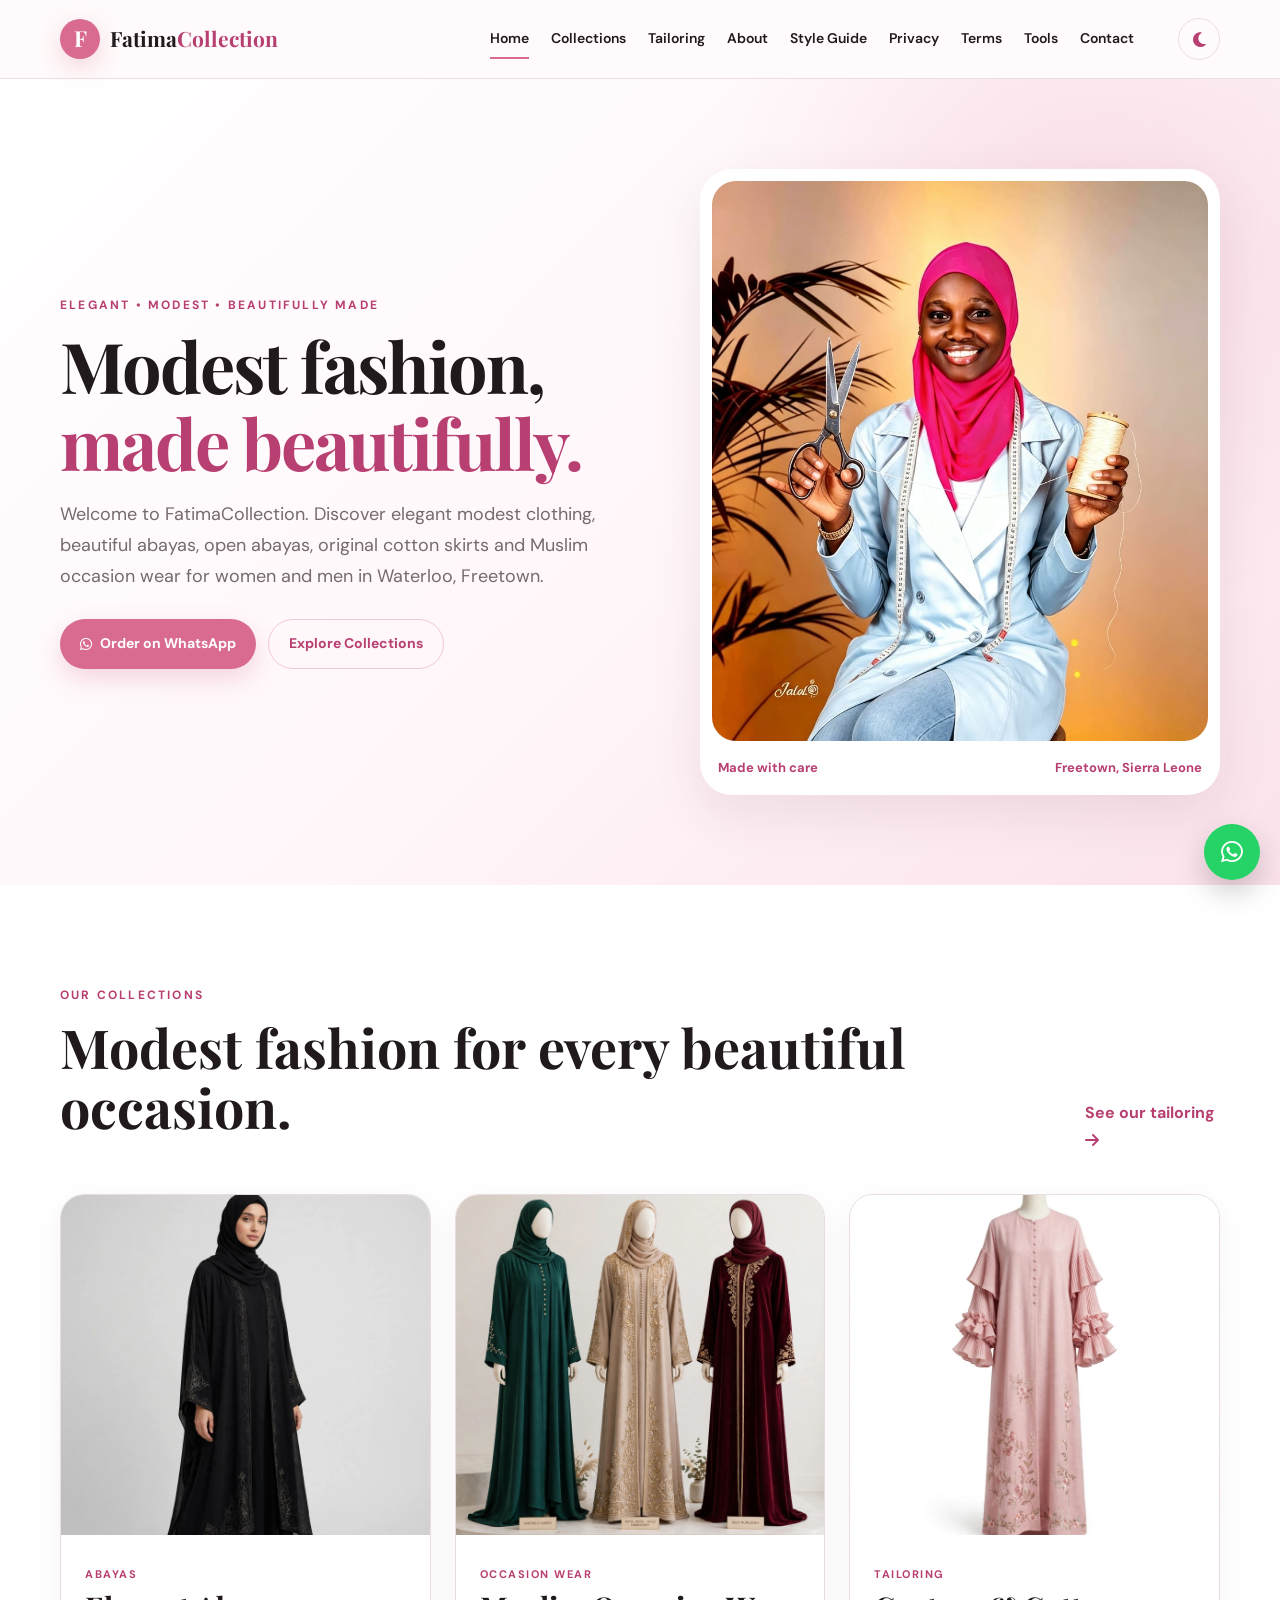
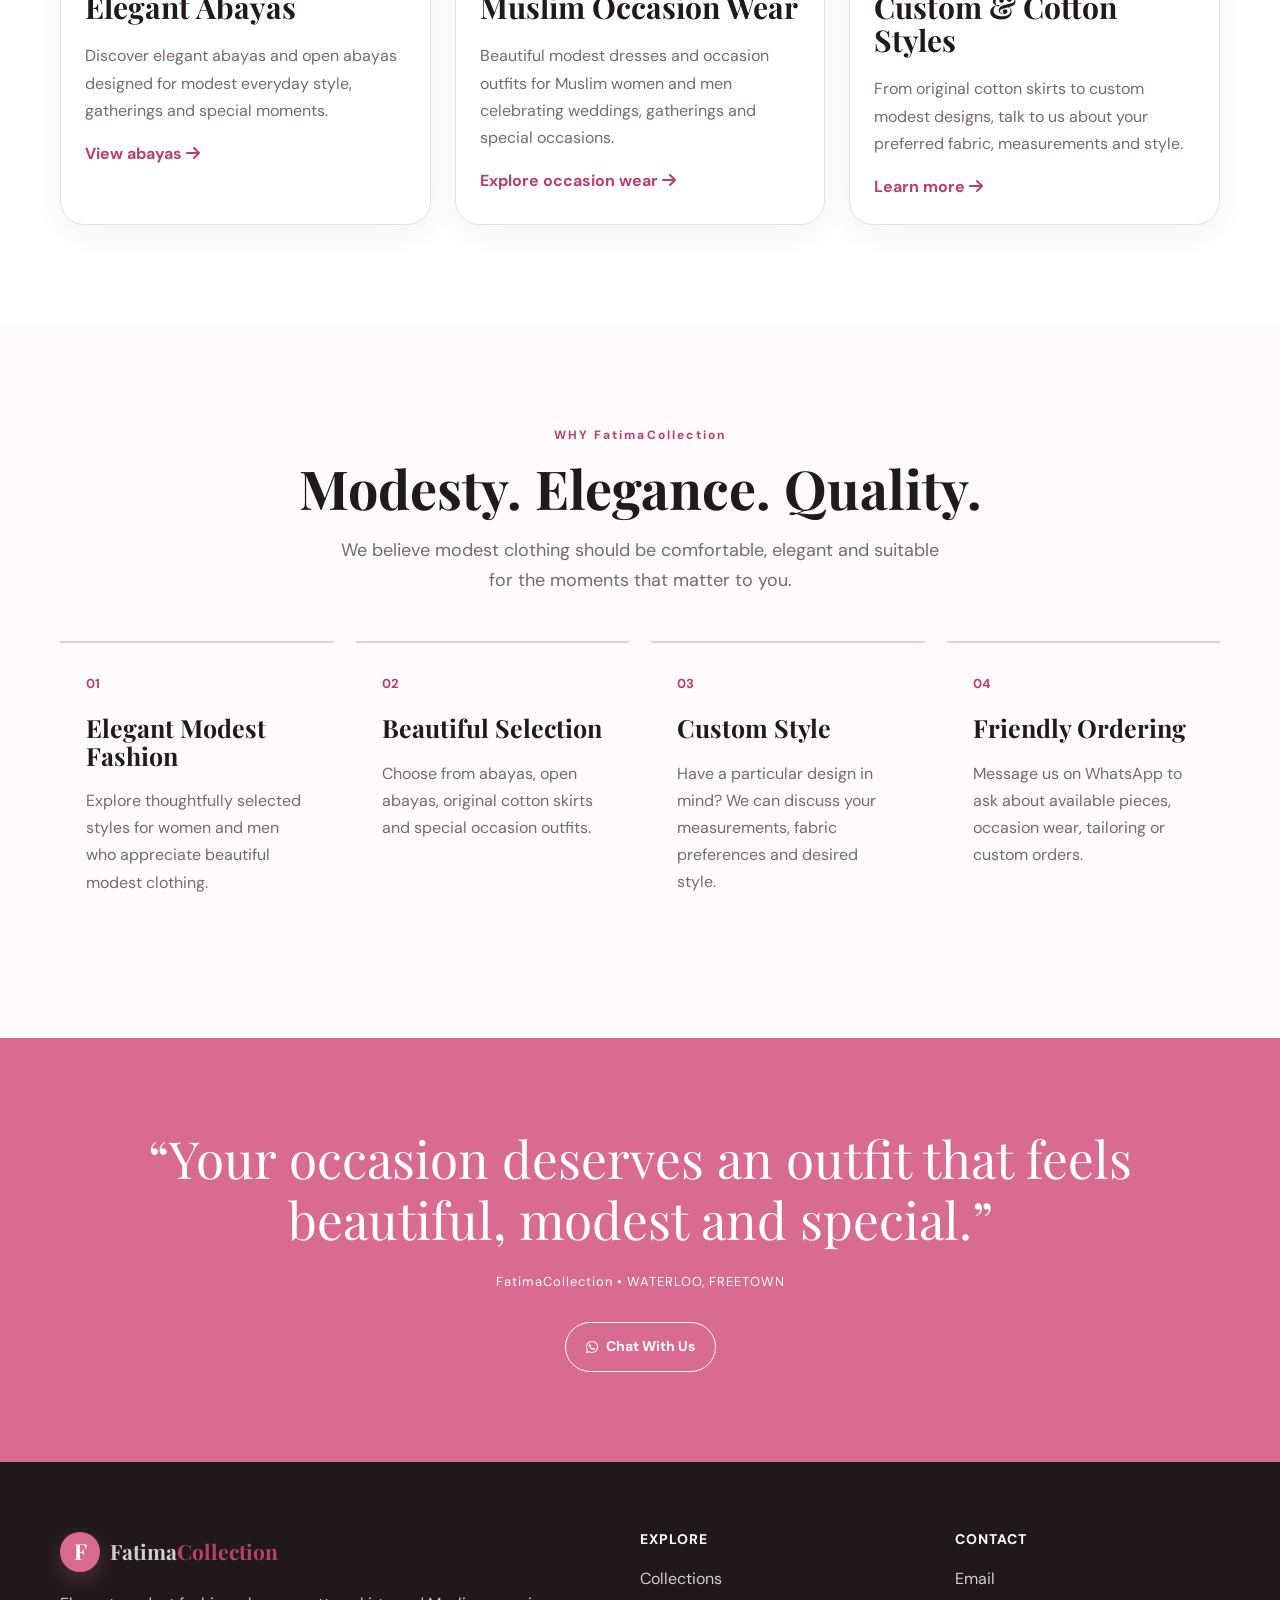
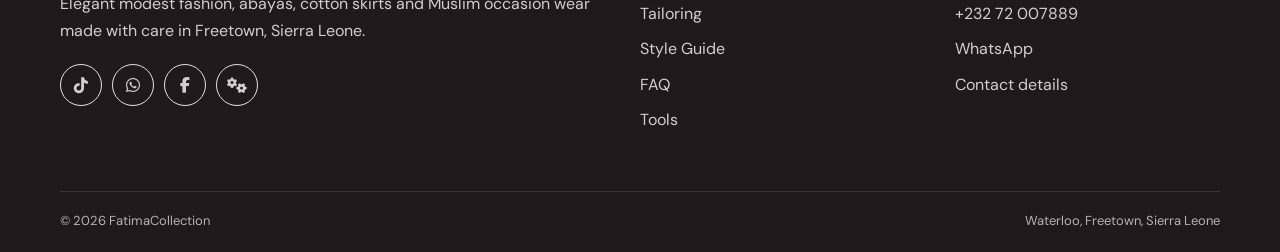
<file: index.html>
<!DOCTYPE html>
<html lang="en">

<head>

    <!-- =====================================================
         BASIC SEO INFORMATION
         ===================================================== -->
   <meta name="msvalidate.01" content="C5AD6FC75478C789AB853C7C9F8C9426" />
    <meta name="google-site-verification" content="kUoNEZyaHHgk7iwT_O8pBj2s8zlIZLvoUZk-4N_OeV8" />

    <meta charset="UTF-8">

    <meta
        name="viewport"
        content="width=device-width, initial-scale=1.0"
    >

    <title>FatimaCollection | Elegant Modest Fashion & Muslim Occasion Wear</title>

    <meta
        name="description"
        content="FatimaCollection offers elegant modest clothing, abayas, open abayas, original cotton skirts, Muslim men's and women's occasion dresses, and tailoring services in Waterloo, Freetown, Sierra Leone."
    >

    <meta
        name="keywords"
        content="FatimaCollection, modest fashion Sierra Leone, abaya Freetown, open abaya Sierra Leone, cotton skirts Freetown, Muslim occasion dresses, modest clothing Waterloo, men's Muslim fashion Sierra Leone, women's Muslim dresses, tailoring Freetown"
    >

    <meta
        name="author"
        content="FatimaCollection"
    >

    <meta
        name="robots"
        content="index, follow"
    >

    <meta
        name="theme-color"
        content="#d86b83"
    >

            
        <!-- =====================================================
            OPEN GRAPH — FACEBOOK, WHATSAPP & SOCIAL PREVIEWS
            ===================================================== -->

        <meta property="og:type" content="website">
        <meta property="og:locale" content="en_SL">
        <meta property="og:site_name" content="FatimaCollection">
        <meta property="og:title" content="FatimaCollection | Elegant Modest Fashion">
        <meta property="og:description" content="Discover elegant abayas, open abayas, original cotton skirts, Muslim occasion wear and tailoring services in Waterloo, Freetown, Sierra Leone.">
        <meta property="og:url" content="https://z-tech-os.github.io/FatimaCollection/">
        <meta property="og:image" content="https://z-tech-os.github.io/FatimaCollection/images/preview.jpg">
        <meta property="og:image:secure_url" content="https://z-tech-os.github.io/FatimaCollection/images/preview.jpg">
        <meta property="og:image:type" content="image/jpeg">
        <meta property="og:image:alt" content="Elegant modest fashion designs by FatimaCollection">

        <!-- =====================================================
            TWITTER / X SOCIAL CARD PREVIEW
            ===================================================== -->

        <meta name="twitter:card" content="summary_large_image">
        <meta name="twitter:title" content="FatimaCollection | Elegant Modest Fashion">
        <meta name="twitter:description" content="Explore elegant modest clothing, abayas, Muslim occasion wear and tailoring services in Waterloo, Freetown, Sierra Leone.">
        <meta name="twitter:image" content="https://z-tech-os.github.io/FatimaCollection/images/preview.jpg">
        <meta name="twitter:image:alt" content="Elegant modest fashion designs by FatimaCollection">

        <link rel="website icon" href="images/icon.jpg">

    <!-- =====================================================
         CANONICAL URL
         Replace with the final domain before publishing.
         ===================================================== -->

    <link
        rel="canonical"
        href="https://z-tech-os.github.io/FatimaCollection/"
    >


    <!-- =====================================================
         GOOGLE FONTS
         ===================================================== -->

    <link
        rel="preconnect"
        href="https://fonts.googleapis.com"
    >

    <link
        rel="preconnect"
        href="https://fonts.gstatic.com"
        crossorigin
    >

    <link
        href="https://fonts.googleapis.com/css2?family=DM+Sans:wght@400;500;600;700&family=Playfair+Display:wght@500;600;700&display=swap"
        rel="stylesheet"
    >


    <!-- =====================================================
         FONT AWESOME
         ===================================================== -->

    <link
        rel="stylesheet"
        href="https://cdnjs.cloudflare.com/ajax/libs/font-awesome/6.5.2/css/all.min.css"
    >


    <!-- =====================================================
         MAIN CSS
         ===================================================== -->

    <link
        rel="stylesheet"
        href="css/style.css"
    >


    <!-- =====================================================
         BASIC BUSINESS STRUCTURED DATA
         ===================================================== -->

    <script type="application/ld+json">
    {
        "@context": "https://schema.org",
        "@type": "ClothingStore",
        "name": "FatimaCollection",
        "description": "Elegant modest clothing, abayas, open abayas, original cotton skirts, Muslim men's and women's occasion wear, and tailoring services in Waterloo, Freetown, Sierra Leone.",
        "telephone": "+23272007889",
        "email": "fatmatabintajuldehjalloh86@gmail.com",
        "address": {
            "@type": "PostalAddress",
            "streetAddress": "18 White Stone Waterloo",
            "addressLocality": "Waterloo",
            "addressCountry": "SL"
        },
        "sameAs": [
            "https://tiktok.com/@fatima46008",
            "https://www.facebook.com/share/1DyuiDoiok/"
        ]
    }
    </script>

</head>


<body>


    <!-- =====================================================
         HEADER
         ===================================================== -->

    <header class="site-header">
        <div class="container nav-wrap">


            <!-- BRAND -->
            <a class="brand" href="index.html" aria-label="FatimaCollection home">

                <span class="brand-mark">
                    F
                </span>

                <span>
                    Fatima<span>Collection</span>
                </span>

            </a>


            <!-- HEADER ACTIONS -->
            <div class="header-actions">


                <!-- MOBILE MENU -->
                <button
                    class="menu-toggle"
                    type="button"
                    aria-label="Open navigation menu"
                    aria-expanded="false"
                >
                    <i class="fas fa-bars"></i>
                </button>

            </div>


            <!-- NAVIGATION -->
            <nav
                class="nav"
                aria-label="Main navigation"
            >

                <a
                    class="active"
                    href="index.html"
                >
                    Home
                </a>

                <a href="collections.html">
                    Collections
                </a>

                <a href="tailoring.html">
                    Tailoring
                </a>

                <a href="about.html">
                    About
                </a>

                <a href="style-guide.html">
                    Style Guide
                </a>

                <a href="privacy.html">
                    Privacy
                </a>

                <a href="terms.html">
                    Terms
                </a>

                <a href="zyvora.html">
                    Tools
                </a>

                <a href="contact.html">
                    Contact
                </a>
                <br>
                <!-- DARK / LIGHT MODE -->
                <button
                    class="theme-toggle"
                    type="button"
                    aria-label="Switch to dark mode"
                >
                    <i class="fas fa-moon"></i>
                </button>
            </nav>

        </div>

    </header>


    <!-- =====================================================
         MAIN CONTENT
         ===================================================== -->

    <main>
        <!-- =================================================
             HERO SECTION
             ================================================= -->

        <section class="hero">
            <div class="container hero-grid">


                <!-- HERO TEXT -->
                <div class="reveal">

                    <p class="eyebrow">
                        ELEGANT • MODEST • BEAUTIFULLY MADE
                    </p>

                    <h1>
                        Modest fashion,
                        <em>made beautifully.</em>
                    </h1>

                    <p class="lead">
                        Welcome to FatimaCollection. Discover
                        elegant modest clothing, beautiful abayas,
                        open abayas, original cotton skirts and
                        Muslim occasion wear for women and men
                        in Waterloo, Freetown.
                    </p>

                    <div class="actions">

                        <a
                            class="btn btn-primary"
                            href="https://wa.me/23288896974?text=Hello%20FatimaCollection%2C%20I%20would%20like%20to%20ask%20about%20your%20clothing%20and%20tailoring%20services."
                            target="_blank"
                            rel="noopener"
                        >
                            <i class="fab fa-whatsapp"></i>
                            Order on WhatsApp
                        </a>

                        <a
                            class="btn btn-outline"
                            href="collections.html"
                        >
                            Explore Collections
                        </a>

                    </div>

                </div>


                <!-- HERO IMAGE -->
                <div class="hero-card reveal">

                    <img
                        src="images/hero_profile.jpg"
                        alt="Elegant modest fashion design by FatimaCollection"
                        width="900"
                        height="1120"
                        fetchpriority="high"
                        decoding="async"
                    >

                    <div class="hero-note">

                        <span>
                            Made with care
                        </span>

                        <span>
                            Freetown, Sierra Leone
                        </span>

                    </div>

                </div>

            </div>

        </section>


        <!-- =================================================
             INTRODUCTION
             ================================================= -->

        <section class="section soft">

            <div class="container">

                <div class="section-head reveal">

                    <div>

                        <p class="eyebrow">
                            OUR COLLECTIONS
                        </p>

                        <h2>
                            Modest fashion for
                            every beautiful occasion.
                        </h2>

                    </div>

                    <a
                        class="text-link"
                        href="tailoring.html"
                    >
                        See our tailoring
                        <i class="fas fa-arrow-right"></i>
                    </a>

                </div>


                <div class="cards three">


                    <!-- CARD 1 -->
                    <article class="card reveal">

                        <img
                            class="card-image"
                            src="images/Black_abaya.jpg"
                            alt="Elegant abaya and open abaya designs"
                            width="700"
                            height="850"
                            loading="lazy"
                            decoding="async"
                        >

                        <div class="card-body">

                            <span class="tag">
                                Abayas
                            </span>

                            <h2>
                                Elegant Abayas
                            </h2>

                            <p>
                                Discover elegant abayas and open
                                abayas designed for modest everyday
                                style, gatherings and special moments.
                            </p>

                            <a
                                class="text-link"
                                href="collections.html"
                            >
                                View abayas
                                <i class="fas fa-arrow-right"></i>
                            </a>

                        </div>

                    </article>


                    <!-- CARD 2 -->
                    <article class="card reveal">

                        <img
                            class="card-image"
                            src="images/abaya_dress.jpg"
                            alt="Beautiful modest Muslim occasion dress"
                            width="700"
                            height="850"
                            loading="lazy"
                            decoding="async"
                        >

                        <div class="card-body">

                            <span class="tag">
                                Occasion Wear
                            </span>

                            <h2>
                                Muslim Occasion Wear
                            </h2>

                            <p>
                                Beautiful modest dresses and
                                occasion outfits for Muslim women
                                and men celebrating weddings,
                                gatherings and special occasions.
                            </p>

                            <a
                                class="text-link"
                                href="collections.html"
                            >
                                Explore occasion wear
                                <i class="fas fa-arrow-right"></i>
                            </a>

                        </div>

                    </article>


                    <!-- CARD 3 -->
                    <article class="card reveal">

                        <img
                            class="card-image"
                            src="images/abaya_custom_design.jpg"
                            alt="Custom modest clothing and original cotton skirt tailoring"
                            width="700"
                            height="850"
                            loading="lazy"
                            decoding="async"
                        >

                        <div class="card-body">

                            <span class="tag">
                                Tailoring
                            </span>

                            <h2>
                                Custom & Cotton Styles
                            </h2>

                            <p>
                                From original cotton skirts to
                                custom modest designs, talk to us
                                about your preferred fabric,
                                measurements and style.
                            </p>

                            <a
                                class="text-link"
                                href="tailoring.html"
                            >
                                Learn more
                                <i class="fas fa-arrow-right"></i>
                            </a>

                        </div>

                    </article>

                </div>

            </div>

        </section>


        <!-- =================================================
             WHY CHOOSE US
             ================================================= -->

        <section class="section">

            <div class="container">

                <div class="centered reveal">

                    <p class="eyebrow">
                        WHY FatimaCollection
                    </p>

                    <h2>
                        Modesty. Elegance. Quality.
                    </h2>

                    <p class="lead narrow" style="margin: 0 auto 16px;">
                        We believe modest clothing should be
                        comfortable, elegant and suitable for
                        the moments that matter to you.
                    </p>

                </div>


                <div class="values">


                    <div class="reveal">

                        <span>
                            01
                        </span>

                        <h3>
                            Elegant Modest Fashion
                        </h3>

                        <p>
                            Explore thoughtfully selected styles
                            for women and men who appreciate
                            beautiful modest clothing.
                        </p>

                    </div>


                    <div class="reveal">

                        <span>
                            02
                        </span>

                        <h3>
                            Beautiful Selection
                        </h3>

                        <p>
                            Choose from abayas, open abayas,
                            original cotton skirts and
                            special occasion outfits.
                        </p>

                    </div>


                    <div class="reveal">

                        <span>
                            03
                        </span>

                        <h3>
                            Custom Style
                        </h3>

                        <p>
                            Have a particular design in mind?
                            We can discuss your measurements,
                            fabric preferences and desired style.
                        </p>

                    </div>


                    <div class="reveal">

                        <span>
                            04
                        </span>

                        <h3>
                            Friendly Ordering
                        </h3>

                        <p>
                            Message us on WhatsApp to ask
                            about available pieces, occasion
                            wear, tailoring or custom orders.
                        </p>

                    </div>

                </div>

            </div>

        </section>


        <!-- =================================================
             CALL TO ACTION
             ================================================= -->

        <section class="quote-section">

            <div class="container quote reveal">

                <p>
                    “Your occasion deserves an outfit
                    that feels beautiful, modest and special.”
                </p>

                <span>
                    FatimaCollection • WATERLOO, FREETOWN
                </span>

                <div class="actions" style="justify-content:center;">

                    <a
                        class="btn btn-outline"
                        href="https://wa.me/23288896974?text=Hello%20FatimaCollection%2C%20I%20would%20like%20more%20details%20about%20your%20clothing%20and%20tailoring%20services."
                        target="_blank"
                        rel="noopener"
                        style="border-color:#fff;color:#fff;"
                    >
                        <i class="fab fa-whatsapp"></i>
                        Chat With Us
                    </a>

                </div>

            </div>

        </section>

    </main>


    <!-- =====================================================
         FOOTER
         ===================================================== -->

    <footer class="site-footer">

        <div class="container footer-grid">


            <!-- FOOTER BRAND -->
            <div>

                <a
                    class="brand footer-brand"
                    href="index.html"
                >

                    <span class="brand-mark">
                        F
                    </span>

                    <span>
                        Fatima<span>Collection</span>
                    </span>

                </a>

                <p>
                    Elegant modest fashion, abayas,
                    cotton skirts and Muslim occasion wear
                    made with care in Freetown, Sierra Leone.
                </p>

                <div class="social-links">

                    <a
                        href="https://tiktok.com/@fatima46008"
                        target="_blank"
                        rel="noopener"
                        aria-label="FatimaCollection on TikTok"
                    >
                        <i class="fab fa-tiktok"></i>
                    </a>

                    <a
                        href="https://wa.me/23288896974"
                        target="_blank"
                        rel="noopener"
                        aria-label="Contact FatimaCollection on WhatsApp"
                    >
                        <i class="fab fa-whatsapp"></i>
                    </a>

                    <a
                        href="https://www.facebook.com/share/1DyuiDoiok/"
                        target="_blank"
                        rel="noopener"
                        aria-label="FatimaCollection on Facebook"
                    >
                        <i class="fab fa-facebook-f"></i>
                    </a>

                    <a
                        href="https://z-tech-os.github.io/Zyvora/"
                        target="_blank"
                        rel="noopener"
                        aria-label="Website developer"
                    >
                        <i class="fas fa-gears"></i>
                    </a>

                </div>

            </div>


            <!-- EXPLORE -->
            <div>

                <h3>
                    Explore
                </h3>

                <a href="collections.html">
                    Collections
                </a>

                <a href="tailoring.html">
                    Tailoring
                </a>

                <a href="style-guide.html">
                    Style Guide
                </a>

                <a href="faq.html">
                    FAQ
                </a>

                <a href="zyvora.html">
                    Tools
                </a>

            </div>


            <!-- CONTACT -->
            <div>

                <h3>
                    Contact
                </h3>

                <a href="mailto:fatmatabintajuldehjalloh86@gmail.com">
                    Email
                </a>

                <a href="tel:+23272007889">
                    +232 72 007889
                </a>

                <a
                    href="https://wa.me/23288896974"
                    target="_blank"
                    rel="noopener"
                >
                    WhatsApp
                </a>

                <a href="contact.html">
                    Contact details
                </a>

            </div>

        </div>


        <div class="container footer-bottom">

            <span>
                &copy; <span id="year"></span> FatimaCollection
            </span>

            <span>
                Waterloo, Freetown, Sierra Leone
            </span>

        </div>

    </footer>


    <!-- =====================================================
         FLOATING WHATSAPP BUTTON
         ===================================================== -->

    <a
        class="whatsapp-float"
        href="https://wa.me/23288896974?text=Hello%20FatimaCollection%2C%20I%20would%20like%20to%20ask%20about%20your%20services."
        target="_blank"
        rel="noopener"
        aria-label="Chat with FatimaCollection on WhatsApp"
    >
        <i class="fab fa-whatsapp"></i>
    </a>


    <!-- =====================================================
         BACK TO TOP
         ===================================================== -->

    <button
        class="back-top"
        type="button"
        aria-label="Back to top"
    >
        <i class="fas fa-arrow-up"></i>
    </button>


    <!-- =====================================================
         JAVASCRIPT
         ===================================================== -->

    <script src="js/main.js"></script>

</body>

</html>
</file>
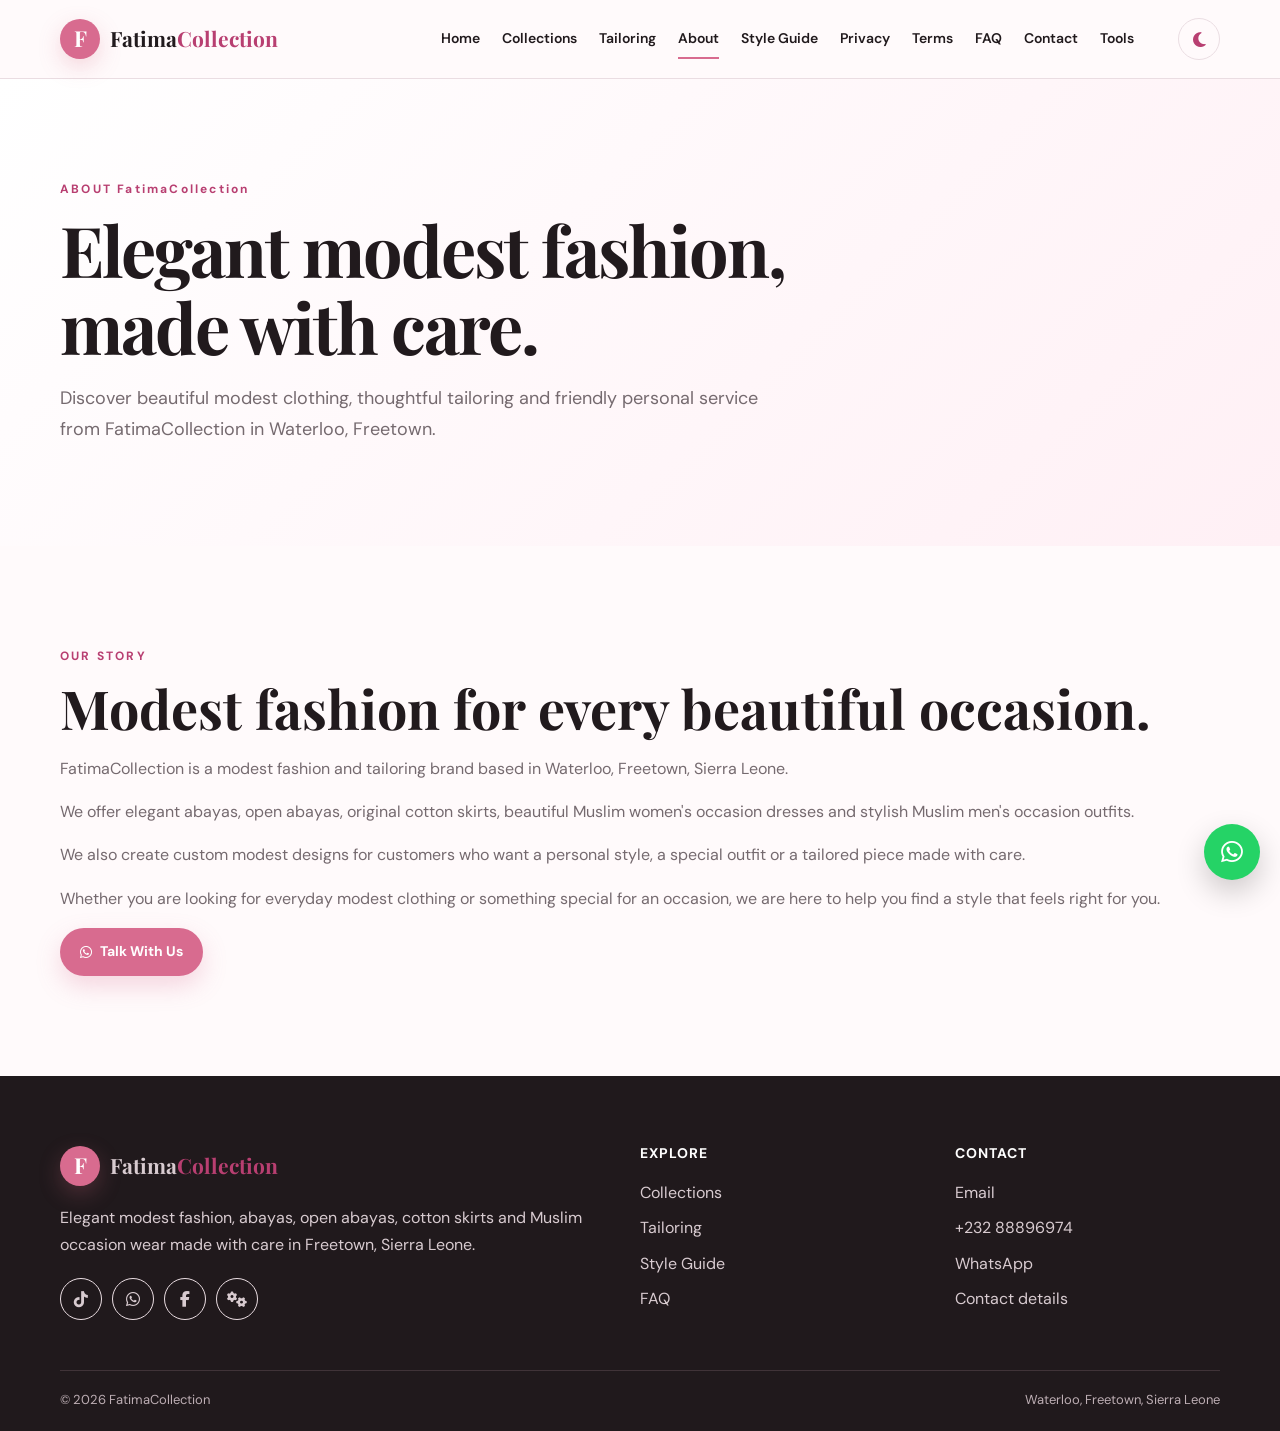
<file: about.html>
<!DOCTYPE html>
<html lang="en">
<head>
    <meta name="msvalidate.01" content="C5AD6FC75478C789AB853C7C9F8C9426" />
    <meta name="google-site-verification" content="kUoNEZyaHHgk7iwT_O8pBj2s8zlIZLvoUZk-4N_OeV8" />
    <meta charset="UTF-8">
    <meta name="viewport" content="width=device-width, initial-scale=1.0">
    <title>About | FatimaCollection</title>
    <meta name="description" content="Learn about FatimaCollection, a modest fashion and tailoring brand in Waterloo, Freetown offering abayas, open abayas, cotton skirts, Muslim women's and men's occasion wear, and custom modest designs.">
    <meta name="keywords" content="FatimaCollection, modest fashion, abayas, open abayas, cotton skirts, Muslim women's fashion, Muslim men's fashion, occasion wear, tailoring, custom modest designs, Waterloo, Freetown, Sierra Leone">
    <meta name="author" content="FatimaCollection">
    <meta name="robots" content="index, follow">
    <meta name="theme-color" content="#d86b83">
    <link rel="canonical" href="https://z-tech-os.github.io/FatimaCollection/about.html">
    <link rel="preconnect" href="https://fonts.googleapis.com">
    <link rel="preconnect" href="https://fonts.gstatic.com" crossorigin>
    <link href="https://fonts.googleapis.com/css2?family=DM+Sans:wght@400;500;600;700&family=Playfair+Display:wght@500;600;700&display=swap" rel="stylesheet">
    <link rel="stylesheet" href="https://cdnjs.cloudflare.com/ajax/libs/font-awesome/6.5.2/css/all.min.css">
    <link rel="stylesheet" href="css/style.css">
    <link rel="website icon" href="images/icon.jpg">
</head>

<body>
    <header class="site-header">
        <div class="container nav-wrap">
            <a class="brand" href="index.html" aria-label="FatimaCollection home">
                <span class="brand-mark">F</span>
                <span>Fatima<span>Collection</span></span>
            </a>
            <div class="header-actions">
                
                <button class="menu-toggle" type="button" aria-label="Open navigation menu" aria-expanded="false">
                    <i class="fas fa-bars"></i>
                </button>
            </div>
            <nav class="nav" aria-label="Main navigation">
                                <a class="" href="index.html">Home</a>
                <a class="" href="collections.html">Collections</a>
                <a class="" href="tailoring.html">Tailoring</a>
                <a class="active" href="about.html">About</a>
                <a class="" href="style-guide.html">Style Guide</a>
                <a class="" href="privacy.html">Privacy</a>
                <a class="" href="terms.html">Terms</a>
                <a class="" href="faq.html">FAQ</a>
                <a class="" href="contact.html">Contact</a>
                <a class="" href="zyvora.html">Tools</a>


                <br>
                <button class="theme-toggle" type="button" aria-label="Switch to dark mode">
                    <i class="fas fa-moon"></i>
                </button>
            </nav>
        </div>
    </header>

    <main>
        <section class="page-hero">
            <div class="container">
                <p class="eyebrow">ABOUT FatimaCollection</p>
                <h1>Elegant modest fashion, made with care.</h1>
                <p>Discover beautiful modest clothing, thoughtful tailoring and friendly personal service from FatimaCollection in Waterloo, Freetown.</p>
            </div>
        </section>

        <section class="section">
            <div class="container two-col">
                <div class="reveal">
                    <p class="eyebrow">OUR STORY</p>
                    <h2>Modest fashion for every beautiful occasion.</h2>
                </div>
                <div class="reveal">
                    <p>FatimaCollection is a modest fashion and tailoring brand based in Waterloo, Freetown, Sierra Leone.</p>
                    <p>We offer elegant abayas, open abayas, original cotton skirts, beautiful Muslim women's occasion dresses and stylish Muslim men's occasion outfits.</p>
                    <p>We also create custom modest designs for customers who want a personal style, a special outfit or a tailored piece made with care.</p>
                    <p>Whether you are looking for everyday modest clothing or something special for an occasion, we are here to help you find a style that feels right for you.</p>
                    <a class="btn btn-primary" href="https://wa.me/23288896974" target="_blank" rel="noopener"><i class="fab fa-whatsapp"></i>Talk With Us</a>
                </div>
            </div>
        </section>
    </main>

    <footer class="site-footer">
        <div class="container footer-grid">
            <div>
                <a class="brand footer-brand" href="index.html">
                    <span class="brand-mark">F</span>
                    <span>Fatima<span>Collection</span></span>
                </a>
                <p>Elegant modest fashion, abayas, open abayas, cotton skirts and Muslim occasion wear made with care in Freetown, Sierra Leone.</p>
                <div class="social-links">
                    <a href="https://tiktok.com/@fatima46008" target="_blank" rel="noopener" aria-label="TikTok"><i class="fab fa-tiktok"></i></a>
                    <a href="https://wa.me/23288896974" target="_blank" rel="noopener" aria-label="WhatsApp"><i class="fab fa-whatsapp"></i></a>
                    <a href="https://www.facebook.com/share/1DyuiDoiok/" target="_blank" rel="noopener" aria-label="Facebook"><i class="fab fa-facebook-f"></i></a>
                    <a href="https://z-tech-os.github.io/Zyvora/" target="_blank" rel="noopener" aria-label="Developer website"><i class="fas fa-gears"></i></a>
                </div>
            </div>
            <div>
                <h3>Explore</h3>
                <a href="collections.html">Collections</a>
                <a href="tailoring.html">Tailoring</a>
                <a href="style-guide.html">Style Guide</a>
                <a href="faq.html">FAQ</a>
            </div>
            <div>
                <h3>Contact</h3>
                <a href="mailto:fatmatabintajuldehjalloh86@gmail.com">Email</a>
                <a href="tel:+23288896974">+232 88896974</a>
                <a href="https://wa.me/23288896974" target="_blank" rel="noopener">WhatsApp</a>
                <a href="contact.html">Contact details</a>
            </div>
        </div>
        <div class="container footer-bottom">
            <span>&copy; <span id="year"></span> FatimaCollection</span>
            <span>Waterloo, Freetown, Sierra Leone</span>
        </div>
    </footer>

    <a class="whatsapp-float" href="https://wa.me/23288896974?text=Hello%20FatimaCollection%2C%20I%20would%20like%20to%20ask%20about%20your%20services." target="_blank" rel="noopener" aria-label="Chat with FatimaCollection on WhatsApp">
        <i class="fab fa-whatsapp"></i>
    </a>

    <button class="back-top" type="button" aria-label="Back to top">
        <i class="fas fa-arrow-up"></i>
    </button>

    <script src="js/main.js"></script>
</body>
</html>
</file>
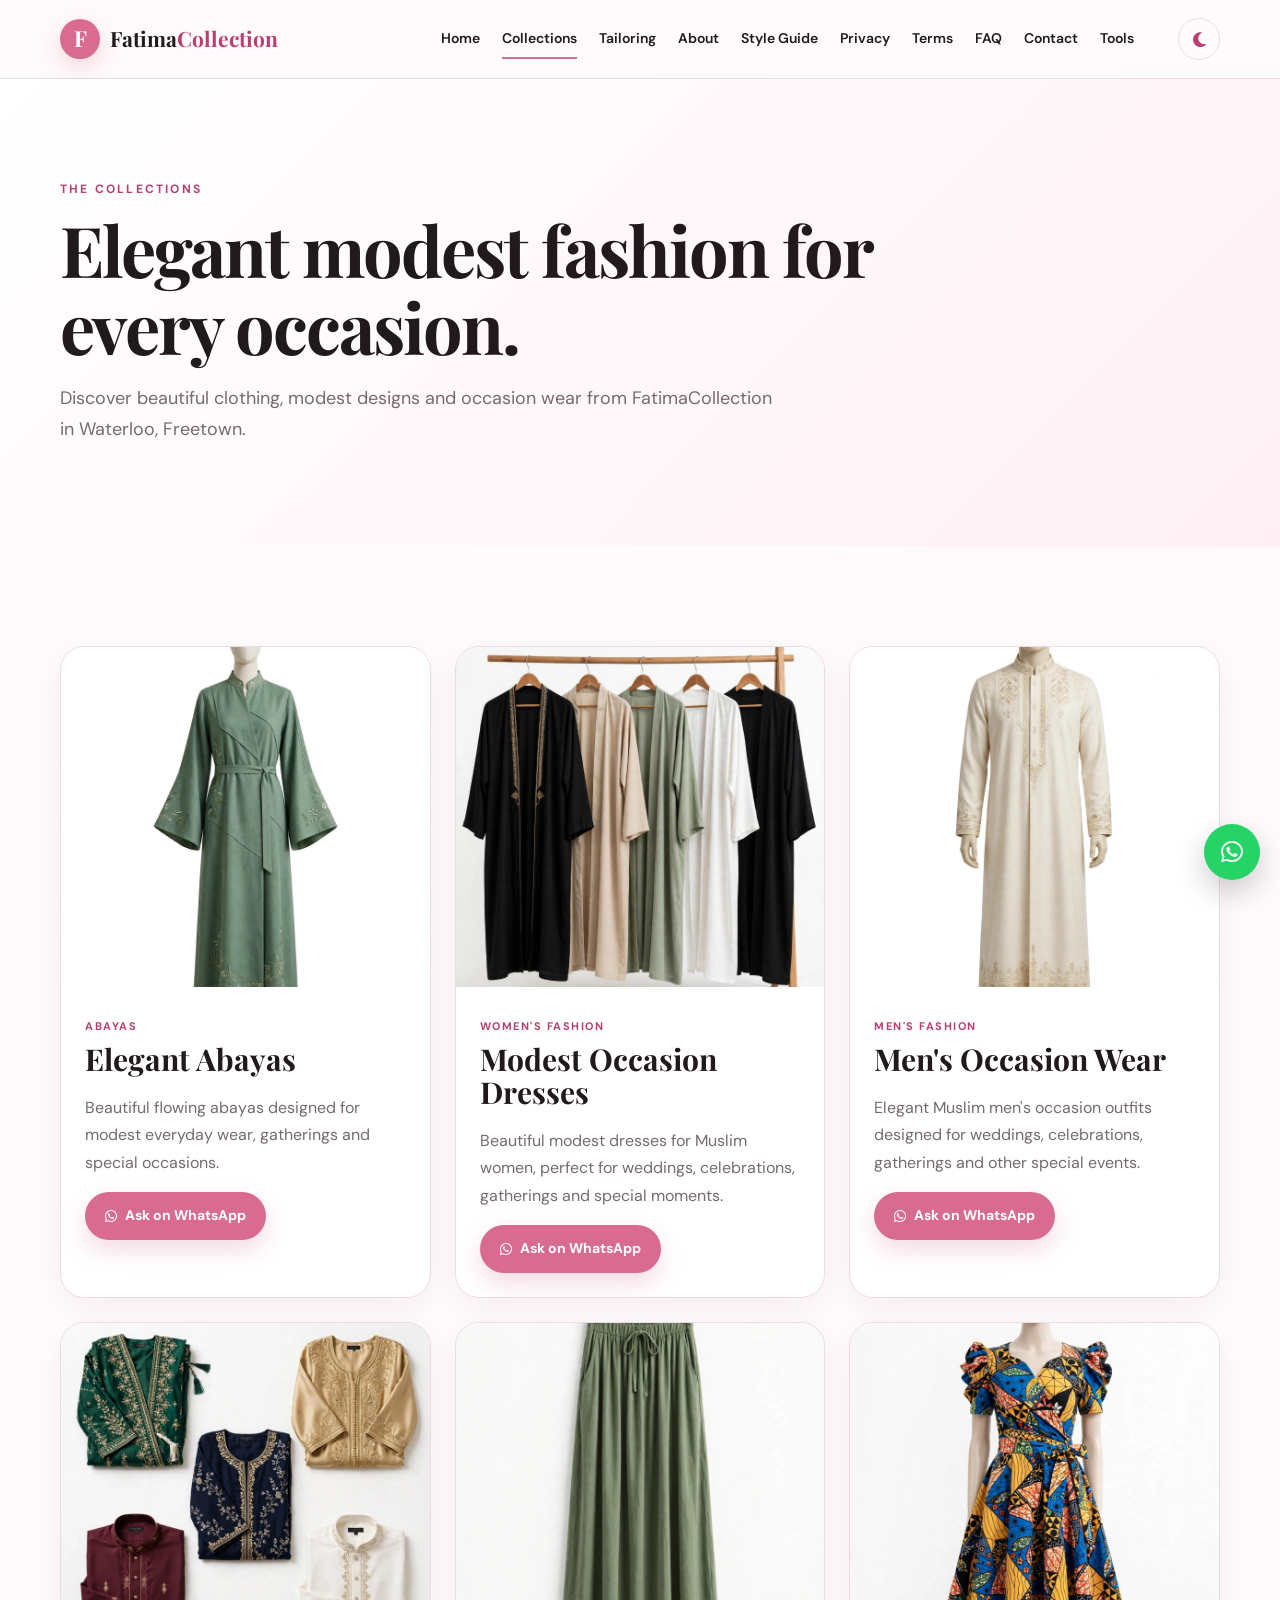
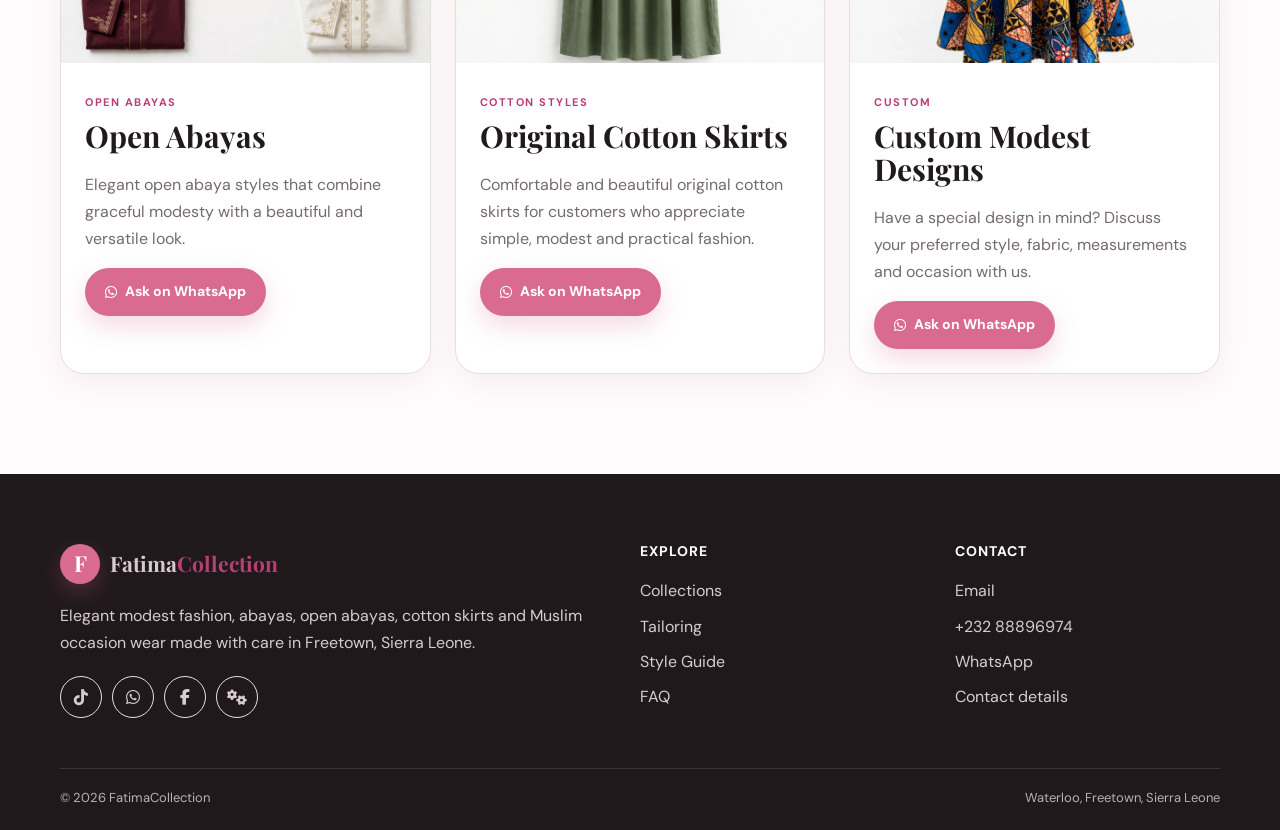
<file: collections.html>
<!DOCTYPE html>
<html lang="en">
<head>
    <meta name="msvalidate.01" content="C5AD6FC75478C789AB853C7C9F8C9426" />
    <meta name="google-site-verification" content="kUoNEZyaHHgk7iwT_O8pBj2s8zlIZLvoUZk-4N_OeV8" />
    <meta charset="UTF-8">
    <meta name="viewport" content="width=device-width, initial-scale=1.0">
    <title>Collections | FatimaCollection</title>
    <meta name="description" content="Explore elegant modest clothing, abayas, open abayas, original cotton skirts, Muslim men's and women's occasion wear, and custom fashion from FatimaCollection.">
    <meta name="keywords" content="FatimaCollection, abayas, open abayas, cotton skirts, modest clothing, Muslim occasion wear, men's Muslim fashion, women's Muslim dresses, Freetown, Waterloo, Sierra Leone">
    <meta name="author" content="FatimaCollection">
    <meta name="robots" content="index, follow">
    <meta name="theme-color" content="#d86b83">
    <link rel="canonical" href="https://example.com/collections.html">
    <link rel="preconnect" href="https://fonts.googleapis.com">
    <link rel="preconnect" href="https://fonts.gstatic.com" crossorigin>
    <link href="https://fonts.googleapis.com/css2?family=DM+Sans:wght@400;500;600;700&family=Playfair+Display:wght@500;600;700&display=swap" rel="stylesheet">
    <link rel="stylesheet" href="https://cdnjs.cloudflare.com/ajax/libs/font-awesome/6.5.2/css/all.min.css">
    <link rel="stylesheet" href="css/style.css">
    <link rel="website icon" href="images/icon.jpg">
</head>
<body>
    <header class="site-header">
        <div class="container nav-wrap">
            <a class="brand" href="index.html" aria-label="FatimaCollection home">
                <span class="brand-mark">F</span>
                <span>Fatima<span>Collection</span></span>
            </a>
            <div class="header-actions">
                
                <button class="menu-toggle" type="button" aria-label="Open navigation menu" aria-expanded="false">
                    <i class="fas fa-bars"></i>
                </button>
            </div>
            <nav class="nav" aria-label="Main navigation">
                                <a class="" href="index.html">Home</a>
                <a class="active" href="collections.html">Collections</a>
                <a class="" href="tailoring.html">Tailoring</a>
                <a class="" href="about.html">About</a>
                <a class="" href="style-guide.html">Style Guide</a>
                <a class="" href="privacy.html">Privacy</a>
                <a class="" href="terms.html">Terms</a>
                <a class="" href="faq.html">FAQ</a>
                <a class="" href="contact.html">Contact</a>
                <a class="" href="zyvora.html">Tools</a>

                <br>
                <button class="theme-toggle" type="button" aria-label="Switch to dark mode">
                    <i class="fas fa-moon"></i>
                </button>
            </nav>
        </div>
    </header>

    <main>
        <section class="page-hero">
            <div class="container">
                <p class="eyebrow">THE COLLECTIONS</p>
                <h1>Elegant modest fashion for every occasion.</h1>
                <p>Discover beautiful clothing, modest designs and occasion wear from FatimaCollection in Waterloo, Freetown.</p>
            </div>
        </section>

        <!-- =================================================
             COLLECTIONS
             ================================================= -->
        <section class="section">
            <div class="container">
                <div class="cards three">
                    <article class="card reveal">
                        <img class="card-image" src="images/green_abaya.jpg" alt="Elegant modest abaya" width="700" height="850" loading="lazy" decoding="async">
                        <div class="card-body">
                            <span class="tag">Abayas</span>
                            <h2>Elegant Abayas</h2>
                            <p>Beautiful flowing abayas designed for modest everyday wear, gatherings and special occasions.</p>
                            <a class="btn btn-primary" href="https://wa.me/23288896974?text=Hello%20FatimaCollection%2C%20I%20would%20like%20more%20details%20about%20Elegant%20Abayas." target="_blank" rel="noopener"><i class="fab fa-whatsapp"></i>Ask on WhatsApp</a>
                        </div>
                    </article>

                    <article class="card reveal">
                        <img class="card-image" src="images/occasional_muslim_abayas.jpg" alt="Elegant modest Muslim men and women's occasion dresses" width="700" height="850" loading="lazy" decoding="async">
                        <div class="card-body">
                            <span class="tag">Women's Fashion</span>
                            <h2>Modest Occasion Dresses</h2>
                            <p>Beautiful modest dresses for Muslim women, perfect for weddings, celebrations, gatherings and special moments.</p>
                            <a class="btn btn-primary" href="https://wa.me/23288896974?text=Hello%20FatimaCollection%2C%20I%20would%20like%20more%20details%20about%20Modest%20Occasion%20Dresses." target="_blank" rel="noopener"><i class="fab fa-whatsapp"></i>Ask on WhatsApp</a>
                        </div>
                    </article>

                    <article class="card reveal">
                        <img class="card-image" src="images/Male_occasion_dress.jpg" alt="Elegant Muslim men's occasion wear" width="700" height="850" loading="lazy" decoding="async">
                        <div class="card-body">
                            <span class="tag">Men's Fashion</span>
                            <h2>Men's Occasion Wear</h2>
                            <p>Elegant Muslim men's occasion outfits designed for weddings, celebrations, gatherings and other special events.</p>
                            <a class="btn btn-primary" href="https://wa.me/23288896974?text=Hello%20FatimaCollection%2C%20I%20would%20like%20more%20details%20about%20Men's%20Occasion%20Wear." target="_blank" rel="noopener"><i class="fab fa-whatsapp"></i>Ask on WhatsApp</a>
                        </div>
                    </article>

                    <article class="card reveal">
                        <img class="card-image" src="images/open-abayas.jpg" alt="Elegant open abaya and modest fashion style" width="700" height="850" loading="lazy" decoding="async">
                        <div class="card-body">
                            <span class="tag">Open Abayas</span>
                            <h2>Open Abayas</h2>
                            <p>Elegant open abaya styles that combine graceful modesty with a beautiful and versatile look.</p>
                            <a class="btn btn-primary" href="https://wa.me/23288896974?text=Hello%20FatimaCollection%2C%20I%20would%20like%20more%20details%20about%20Open%20Abayas." target="_blank" rel="noopener"><i class="fab fa-whatsapp"></i>Ask on WhatsApp</a>
                        </div>
                    </article>

                    <article class="card reveal">
                        <img class="card-image" src="images/skirt.jpg" alt="Original cotton skirt and modest clothing" width="700" height="850" loading="lazy" decoding="async">
                        <div class="card-body">
                            <span class="tag">Cotton Styles</span>
                            <h2>Original Cotton Skirts</h2>
                            <p>Comfortable and beautiful original cotton skirts for customers who appreciate simple, modest and practical fashion.</p>
                            <a class="btn btn-primary" href="https://wa.me/23288896974?text=Hello%20FatimaCollection%2C%20I%20would%20like%20more%20details%20about%20Original%20Cotton%20Skirts." target="_blank" rel="noopener"><i class="fab fa-whatsapp"></i>Ask on WhatsApp</a>
                        </div>
                    </article>

                    <article class="card reveal">
                        <img class="card-image" src="images/African_custom_dress.jpg" alt="Custom modest clothing design by FatimaCollection" width="700" height="850" loading="lazy" decoding="async">
                        <div class="card-body">
                            <span class="tag">Custom</span>
                            <h2>Custom Modest Designs</h2>
                            <p>Have a special design in mind? Discuss your preferred style, fabric, measurements and occasion with us.</p>
                            <a class="btn btn-primary" href="https://wa.me/23288896974?text=Hello%20FatimaCollection%2C%20I%20would%20like%20more%20details%20about%20Custom%20Modest%20Designs." target="_blank" rel="noopener"><i class="fab fa-whatsapp"></i>Ask on WhatsApp</a>
                        </div>
                    </article>
                </div>
            </div>
        </section>
    </main>

    <footer class="site-footer">
        <div class="container footer-grid">
            <div>
                <a class="brand footer-brand" href="index.html">
                    <span class="brand-mark">F</span>
                    <span>Fatima<span>Collection</span></span>
                </a>
                <p>Elegant modest fashion, abayas, open abayas, cotton skirts and Muslim occasion wear made with care in Freetown, Sierra Leone.</p>
                <div class="social-links">
                    <a href="https://tiktok.com/@fatima46008" target="_blank" rel="noopener" aria-label="TikTok"><i class="fab fa-tiktok"></i></a>
                    <a href="https://wa.me/23288896974" target="_blank" rel="noopener" aria-label="WhatsApp"><i class="fab fa-whatsapp"></i></a>
                    <a href="https://www.facebook.com/share/1DyuiDoiok/" target="_blank" rel="noopener" aria-label="Facebook"><i class="fab fa-facebook-f"></i></a>
                    <a href="https://z-tech-os.github.io/Zyvora/" target="_blank" rel="noopener" aria-label="Developer website"><i class="fas fa-gears"></i></a>
                </div>
            </div>
            <div>
                <h3>Explore</h3>
                <a href="collections.html">Collections</a>
                <a href="tailoring.html">Tailoring</a>
                <a href="style-guide.html">Style Guide</a>
                <a href="faq.html">FAQ</a>
            </div>
            <div>
                <h3>Contact</h3>
                <a href="mailto:fatmatabintajuldehjalloh86@gmail.com">Email</a>
                <a href="tel:+23288896974">+232 88896974</a>
                <a href="https://wa.me/23288896974" target="_blank" rel="noopener">WhatsApp</a>
                <a href="contact.html">Contact details</a>
            </div>
        </div>
        <div class="container footer-bottom">
            <span>&copy; <span id="year"></span> FatimaCollection</span>
            <span>Waterloo, Freetown, Sierra Leone</span>
        </div>
    </footer>

    <a class="whatsapp-float" href="https://wa.me/23288896974?text=Hello%20FatimaCollection%2C%20I%20would%20like%20to%20ask%20about%20your%20services." target="_blank" rel="noopener" aria-label="Chat with FatimaCollection on WhatsApp">
        <i class="fab fa-whatsapp"></i>
    </a>

    <button class="back-top" type="button" aria-label="Back to top">
        <i class="fas fa-arrow-up"></i>
    </button>

    <script src="js/main.js"></script>
</body>
</html>
</file>
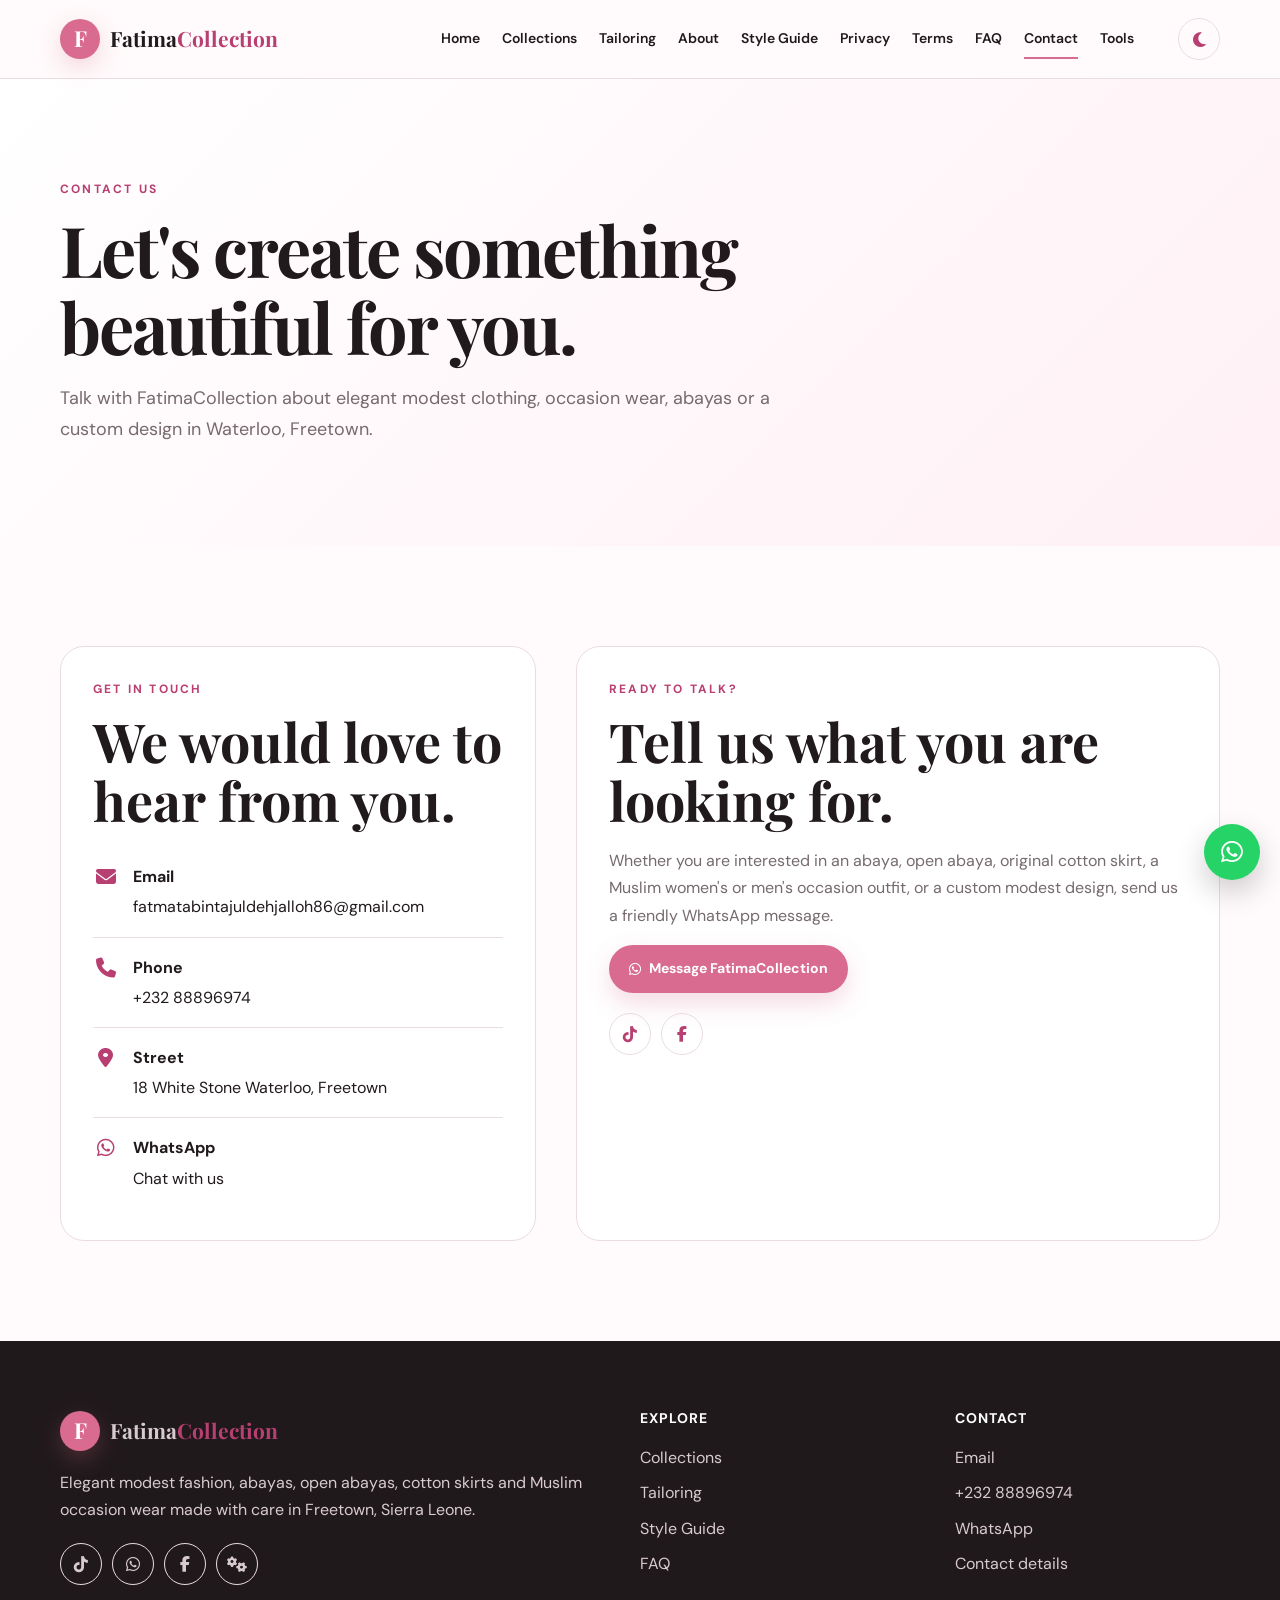
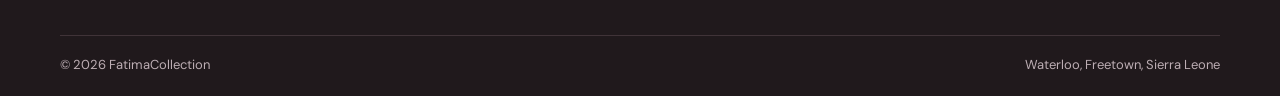
<file: contact.html>
<!DOCTYPE html>
<html lang="en">
<head>
    <meta name="msvalidate.01" content="C5AD6FC75478C789AB853C7C9F8C9426" />
    <meta name="google-site-verification" content="kUoNEZyaHHgk7iwT_O8pBj2s8zlIZLvoUZk-4N_OeV8" />
    <meta charset="UTF-8">
    <meta name="viewport" content="width=device-width, initial-scale=1.0">
    <title>Contact | FatimaCollection</title>
    <meta name="description" content="Contact FatimaCollection in Waterloo, Freetown, Sierra Leone for elegant modest clothing, abayas, open abayas, cotton skirts, Muslim women's and men's occasion wear, and custom modest designs.">
    <meta name="keywords" content="FatimaCollection, contact FatimaCollection, modest fashion, abayas, open abayas, cotton skirts, Muslim women's fashion, Muslim men's fashion, occasion wear, custom tailoring, modest designs, Waterloo, Freetown, Sierra Leone">
    <meta name="author" content="FatimaCollection">
    <meta name="robots" content="index, follow">
    <meta name="theme-color" content="#d86b83">
    <link rel="canonical" href="https://z-tech-os.github.io/FatimaCollection/contact.html">
    <link rel="preconnect" href="https://fonts.googleapis.com">
    <link rel="preconnect" href="https://fonts.gstatic.com" crossorigin>
    <link href="https://fonts.googleapis.com/css2?family=DM+Sans:wght@400;500;600;700&family=Playfair+Display:wght@500;600;700&display=swap" rel="stylesheet">
    <link rel="stylesheet" href="https://cdnjs.cloudflare.com/ajax/libs/font-awesome/6.5.2/css/all.min.css">
    <link rel="stylesheet" href="css/style.css">
    <link rel="website icon" href="images/icon.jpg">
</head>
<body>
    <header class="site-header">
        <div class="container nav-wrap">
            <a class="brand" href="index.html" aria-label="FatimaCollection home">
                <span class="brand-mark">F</span>
                <span>Fatima<span>Collection</span></span>
            </a>
            <div class="header-actions">
                
                <button class="menu-toggle" type="button" aria-label="Open navigation menu" aria-expanded="false">
                    <i class="fas fa-bars"></i>
                </button>
            </div>
            <nav class="nav" aria-label="Main navigation">
                                <a class="" href="index.html">Home</a>
                <a class="" href="collections.html">Collections</a>
                <a class="" href="tailoring.html">Tailoring</a>
                <a class="" href="about.html">About</a>
                <a class="" href="style-guide.html">Style Guide</a>
                <a class="" href="privacy.html">Privacy</a>
                <a class="" href="terms.html">Terms</a>
                <a class="" href="faq.html">FAQ</a>
                <a class="active" href="contact.html">Contact</a>
                <a class="" href="zyvora.html">Tools</a>

                <br>
                <button class="theme-toggle" type="button" aria-label="Switch to dark mode">
                    <i class="fas fa-moon"></i>
                </button>
            </nav>
        </div>
    </header>

    <main>
        <section class="page-hero">
            <div class="container">
                <p class="eyebrow">CONTACT US</p>
                <h1>Let's create something beautiful for you.</h1>
                <p>Talk with FatimaCollection about elegant modest clothing, occasion wear, abayas or a custom design in Waterloo, Freetown.</p>
            </div>
        </section>

        <section class="section">
            <div class="container contact-grid">
                <div class="contact-card reveal">
                    <p class="eyebrow">GET IN TOUCH</p>
                    <h2>We would love to hear from you.</h2>
                    <div class="contact-item"><i class="fas fa-envelope"></i><div><strong>Email</strong><a href="mailto:fatmatabintajuldehjalloh86@gmail.com">fatmatabintajuldehjalloh86@gmail.com</a></div></div>
                    <div class="contact-item"><i class="fas fa-phone"></i><div><strong>Phone</strong><a href="tel:+23288896974">+232 88896974</a></div></div>
                    <div class="contact-item"><i class="fas fa-location-dot"></i><div><strong>Street</strong><span>18 White Stone Waterloo, Freetown</span></div></div>
                    <div class="contact-item"><i class="fab fa-whatsapp"></i><div><strong>WhatsApp</strong><a href="https://wa.me/23288896974" target="_blank" rel="noopener">Chat with us</a></div></div>
                </div>
                <div class="contact-card reveal">
                    <p class="eyebrow">READY TO TALK?</p>
                    <h2>Tell us what you are looking for.</h2>
                    <p>Whether you are interested in an abaya, open abaya, original cotton skirt, a Muslim women's or men's occasion outfit, or a custom modest design, send us a friendly WhatsApp message.</p>
                    <a class="btn btn-primary" href="https://wa.me/23288896974?text=Hello%20FatimaCollection%2C%20I%20am%20interested%20in%20your%20services." target="_blank" rel="noopener"><i class="fab fa-whatsapp"></i>Message FatimaCollection</a>
                    <div class="social-links">
                        <a href="https://tiktok.com/@fatima46008" target="_blank" rel="noopener" aria-label="TikTok"><i class="fab fa-tiktok"></i></a>
                        <a href="https://www.facebook.com/share/1DyuiDoiok/" target="_blank" rel="noopener" aria-label="Facebook"><i class="fab fa-facebook-f"></i></a>
                    </div>
                </div>
            </div>
        </section>
    </main>

    <footer class="site-footer">
        <div class="container footer-grid">
            <div>
                <a class="brand footer-brand" href="index.html">
                    <span class="brand-mark">F</span>
                    <span>Fatima<span>Collection</span></span>
                </a>
                <p>Elegant modest fashion, abayas, open abayas, cotton skirts and Muslim occasion wear made with care in Freetown, Sierra Leone.</p>
                <div class="social-links">
                    <a href="https://tiktok.com/@fatima46008" target="_blank" rel="noopener" aria-label="TikTok"><i class="fab fa-tiktok"></i></a>
                    <a href="https://wa.me/23288896974" target="_blank" rel="noopener" aria-label="WhatsApp"><i class="fab fa-whatsapp"></i></a>
                    <a href="https://www.facebook.com/share/1DyuiDoiok/" target="_blank" rel="noopener" aria-label="Facebook"><i class="fab fa-facebook-f"></i></a>
                    <a href="https://z-tech-os.github.io/Zyvora/" target="_blank" rel="noopener" aria-label="Developer website"><i class="fas fa-gears"></i></a>
                </div>
            </div>
            <div>
                <h3>Explore</h3>
                <a href="collections.html">Collections</a>
                <a href="tailoring.html">Tailoring</a>
                <a href="style-guide.html">Style Guide</a>
                <a href="faq.html">FAQ</a>
            </div>
            <div>
                <h3>Contact</h3>
                <a href="mailto:fatmatabintajuldehjalloh86@gmail.com">Email</a>
                <a href="tel:+23288896974">+232 88896974</a>
                <a href="https://wa.me/23288896974" target="_blank" rel="noopener">WhatsApp</a>
                <a href="contact.html">Contact details</a>
            </div>
        </div>
        <div class="container footer-bottom">
            <span>&copy; <span id="year"></span> FatimaCollection</span>
            <span>Waterloo, Freetown, Sierra Leone</span>
        </div>
    </footer>

    <a class="whatsapp-float" href="https://wa.me/23288896974?text=Hello%20FatimaCollection%2C%20I%20would%20like%20to%20ask%20about%20your%20services." target="_blank" rel="noopener" aria-label="Chat with FatimaCollection on WhatsApp">
        <i class="fab fa-whatsapp"></i>
    </a>

    <button class="back-top" type="button" aria-label="Back to top">
        <i class="fas fa-arrow-up"></i>
    </button>

    <script src="js/main.js"></script>
</body>
</html>
</file>
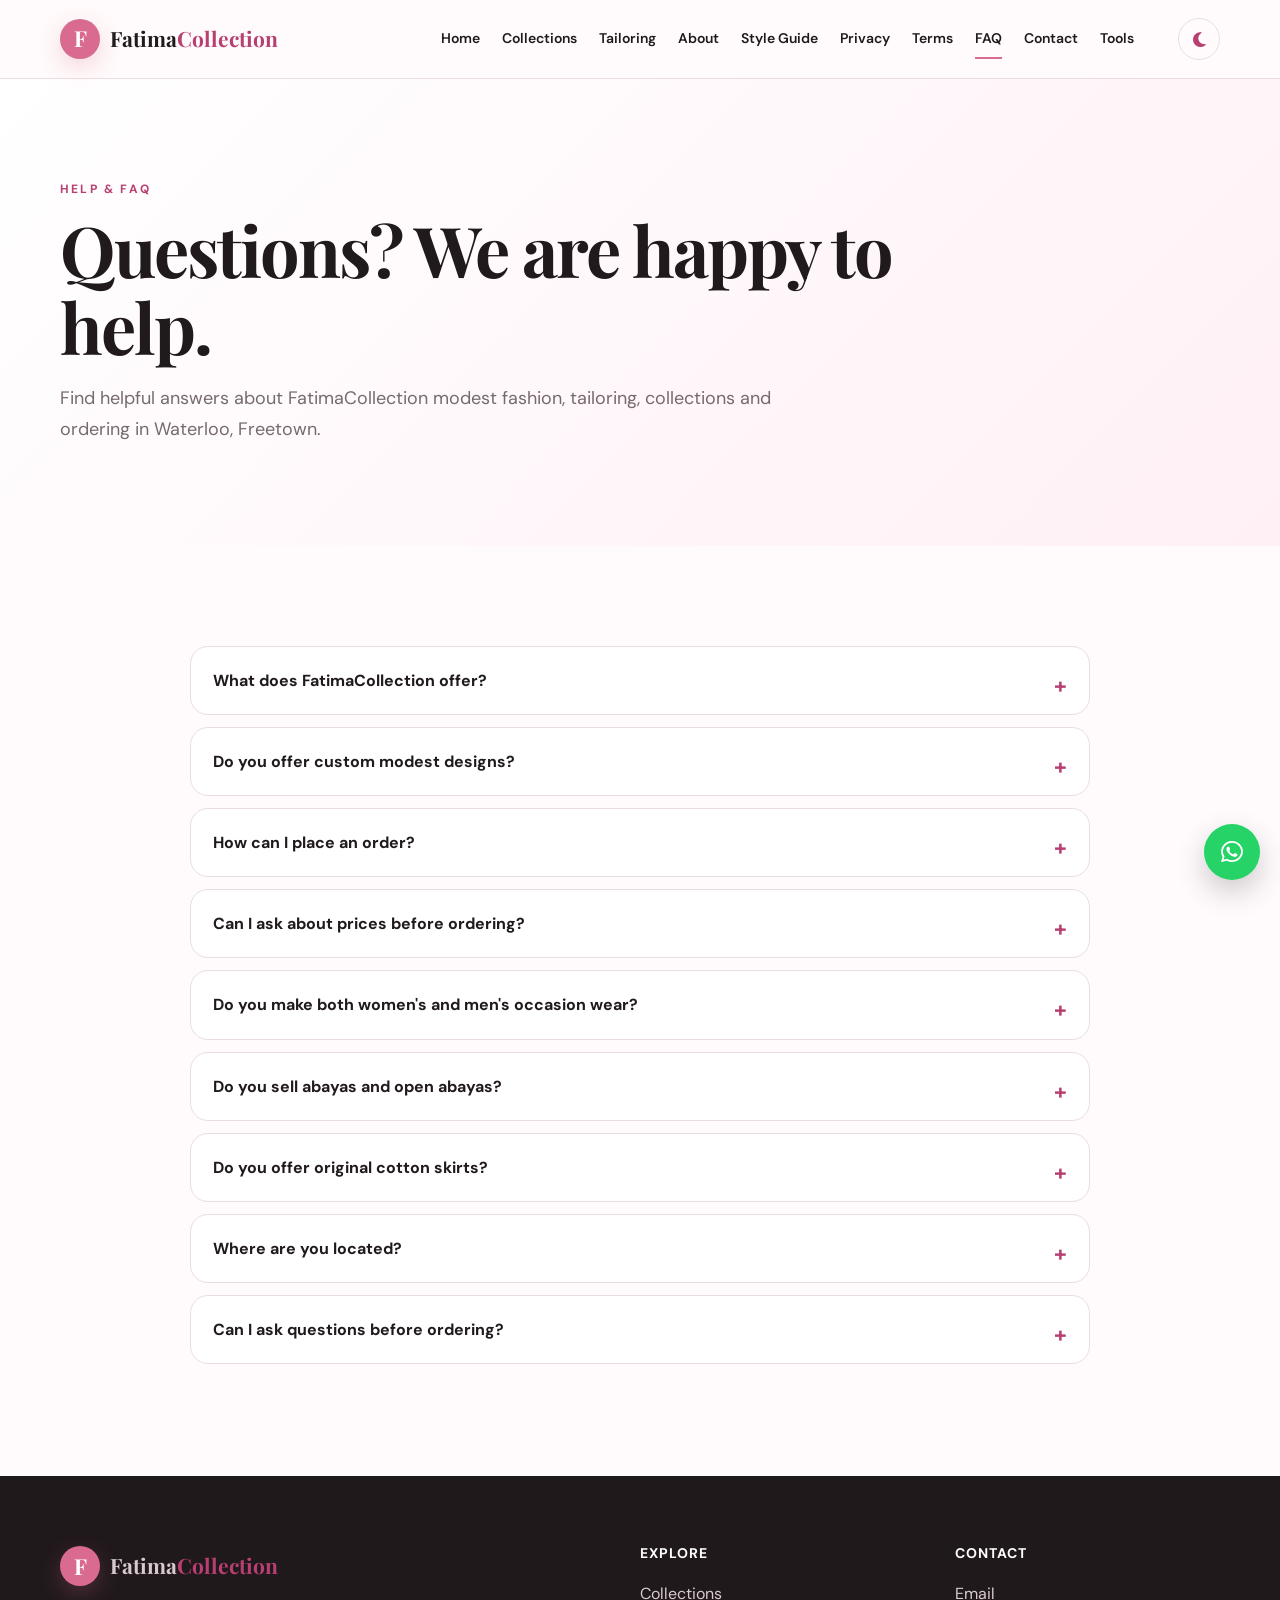
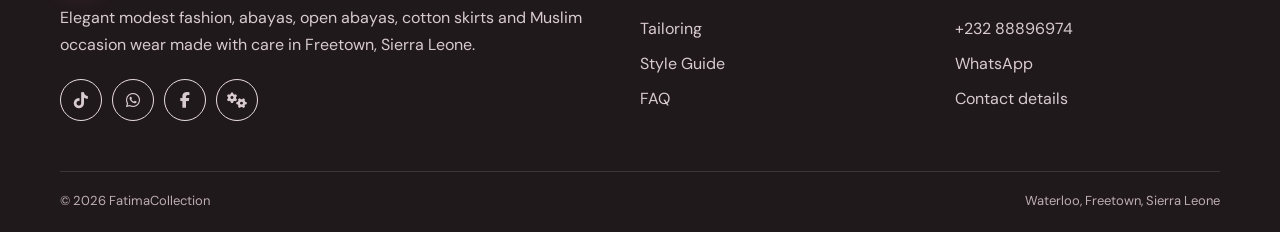
<file: faq.html>
<!DOCTYPE html>
<html lang="en">
<head>
    <meta name="msvalidate.01" content="C5AD6FC75478C789AB853C7C9F8C9426" />
    <meta name="google-site-verification" content="kUoNEZyaHHgk7iwT_O8pBj2s8zlIZLvoUZk-4N_OeV8" />
    <meta charset="UTF-8">
    <meta name="viewport" content="width=device-width, initial-scale=1.0">
    <title>FAQ | FatimaCollection</title>
    <meta name="description" content="Find answers to frequently asked questions about FatimaCollection modest clothing, abayas, open abayas, cotton skirts, Muslim women's and men's occasion wear, custom designs and orders.">
    <meta name="keywords" content="FatimaCollection, FAQ, modest fashion FAQ, abayas, open abayas, cotton skirts, Muslim women's occasion wear, Muslim men's occasion wear, custom modest designs, tailoring, orders, Waterloo, Freetown, Sierra Leone">
    <meta name="author" content="FatimaCollection">
    <meta name="robots" content="index, follow">
    <meta name="theme-color" content="#d86b83">
    <link rel="canonical" href="https://z-tech-os.github.io/FatimaCollection/faq.html">
    <link rel="preconnect" href="https://fonts.googleapis.com">
    <link rel="preconnect" href="https://fonts.gstatic.com" crossorigin>
    <link href="https://fonts.googleapis.com/css2?family=DM+Sans:wght@400;500;600;700&family=Playfair+Display:wght@500;600;700&display=swap" rel="stylesheet">
    <link rel="stylesheet" href="https://cdnjs.cloudflare.com/ajax/libs/font-awesome/6.5.2/css/all.min.css">
    <link rel="stylesheet" href="css/style.css">
    <link rel="website icon" href="images/icon.jpg">
</head>
<body>
    <header class="site-header">
        <div class="container nav-wrap">
            <a class="brand" href="index.html" aria-label="FatimaCollection home">
                <span class="brand-mark">F</span>
                <span>Fatima<span>Collection</span></span>
            </a>
            <div class="header-actions">
                
                <button class="menu-toggle" type="button" aria-label="Open navigation menu" aria-expanded="false">
                    <i class="fas fa-bars"></i>
                </button>
            </div>
            <nav class="nav" aria-label="Main navigation">
                                <a class="" href="index.html">Home</a>
                <a class="" href="collections.html">Collections</a>
                <a class="" href="tailoring.html">Tailoring</a>
                <a class="" href="about.html">About</a>
                <a class="" href="style-guide.html">Style Guide</a>
                <a class="" href="privacy.html">Privacy</a>
                <a class="" href="terms.html">Terms</a>
                <a class="active" href="faq.html">FAQ</a>
                <a class="" href="contact.html">Contact</a>
                <a class="" href="zyvora.html">Tools</a>

                <br>
                <button class="theme-toggle" type="button" aria-label="Switch to dark mode">
                    <i class="fas fa-moon"></i>
                </button>
            </nav>
        </div>
    </header>

    <main>
        <section class="page-hero">
            <div class="container">
                <p class="eyebrow">HELP & FAQ</p>
                <h1>Questions? We are happy to help.</h1>
                <p>Find helpful answers about FatimaCollection modest fashion, tailoring, collections and ordering in Waterloo, Freetown.</p>
            </div>
        </section>

        <section class="section">
            <div class="container faq">
                <details class="reveal"><summary>What does FatimaCollection offer?</summary><p>We offer elegant modest clothing including abayas, open abayas, original cotton skirts, beautiful Muslim women's occasion dresses and Muslim men's occasion outfits.</p></details>
                <details class="reveal"><summary>Do you offer custom modest designs?</summary><p>Yes. We offer custom modest designs and tailoring. You can discuss your preferred style, fabric, colour, measurements and finishing details with us.</p></details>
                <details class="reveal"><summary>How can I place an order?</summary><p>Send us a message on WhatsApp and tell us what you are interested in. We will discuss the item, design and other details with you.</p></details>
                <details class="reveal"><summary>Can I ask about prices before ordering?</summary><p>Yes. You can contact us on WhatsApp about the item or design you are interested in, and we can discuss the current details with you.</p></details>
                <details class="reveal"><summary>Do you make both women's and men's occasion wear?</summary><p>Yes. Our collections include beautiful Muslim women's occasion dresses as well as stylish Muslim men's occasion outfits for special events and celebrations.</p></details>
                <details class="reveal"><summary>Do you sell abayas and open abayas?</summary><p>Yes. FatimaCollection offers elegant abayas and open abayas as part of our modest fashion collection.</p></details>
                <details class="reveal"><summary>Do you offer original cotton skirts?</summary><p>Yes. Original cotton skirts are part of our modest fashion collection and can be explored along with our other clothing options.</p></details>
                <details class="reveal"><summary>Where are you located?</summary><p>FatimaCollection is located at 18 White Stone Waterloo, Freetown, Sierra Leone.</p></details>
                <details class="reveal"><summary>Can I ask questions before ordering?</summary><p>Absolutely. You are welcome to contact us with questions about our clothing, designs, tailoring service, availability or ordering process before making a decision.</p></details>
            </div>
        </section>
    </main>

    <footer class="site-footer">
        <div class="container footer-grid">
            <div>
                <a class="brand footer-brand" href="index.html">
                    <span class="brand-mark">F</span>
                    <span>Fatima<span>Collection</span></span>
                </a>
                <p>Elegant modest fashion, abayas, open abayas, cotton skirts and Muslim occasion wear made with care in Freetown, Sierra Leone.</p>
                <div class="social-links">
                    <a href="https://tiktok.com/@fatima46008" target="_blank" rel="noopener" aria-label="TikTok"><i class="fab fa-tiktok"></i></a>
                    <a href="https://wa.me/23288896974" target="_blank" rel="noopener" aria-label="WhatsApp"><i class="fab fa-whatsapp"></i></a>
                    <a href="https://www.facebook.com/share/1DyuiDoiok/" target="_blank" rel="noopener" aria-label="Facebook"><i class="fab fa-facebook-f"></i></a>
                    <a href="https://z-tech-os.github.io/Zyvora/" target="_blank" rel="noopener" aria-label="Developer website"><i class="fas fa-gears"></i></a>
                </div>
            </div>
            <div>
                <h3>Explore</h3>
                <a href="collections.html">Collections</a>
                <a href="tailoring.html">Tailoring</a>
                <a href="style-guide.html">Style Guide</a>
                <a href="faq.html">FAQ</a>
            </div>
            <div>
                <h3>Contact</h3>
                <a href="mailto:fatmatabintajuldehjalloh86@gmail.com">Email</a>
                <a href="tel:+23288896974">+232 88896974</a>
                <a href="https://wa.me/23288896974" target="_blank" rel="noopener">WhatsApp</a>
                <a href="contact.html">Contact details</a>
            </div>
        </div>
        <div class="container footer-bottom">
            <span>&copy; <span id="year"></span> FatimaCollection</span>
            <span>Waterloo, Freetown, Sierra Leone</span>
        </div>
    </footer>

    <a class="whatsapp-float" href="https://wa.me/23288896974?text=Hello%20FatimaCollection%2C%20I%20would%20like%20to%20ask%20about%20your%20services." target="_blank" rel="noopener" aria-label="Chat with FatimaCollection on WhatsApp">
        <i class="fab fa-whatsapp"></i>
    </a>

    <button class="back-top" type="button" aria-label="Back to top">
        <i class="fas fa-arrow-up"></i>
    </button>

    <script src="js/main.js"></script>
</body>
</html>
</file>
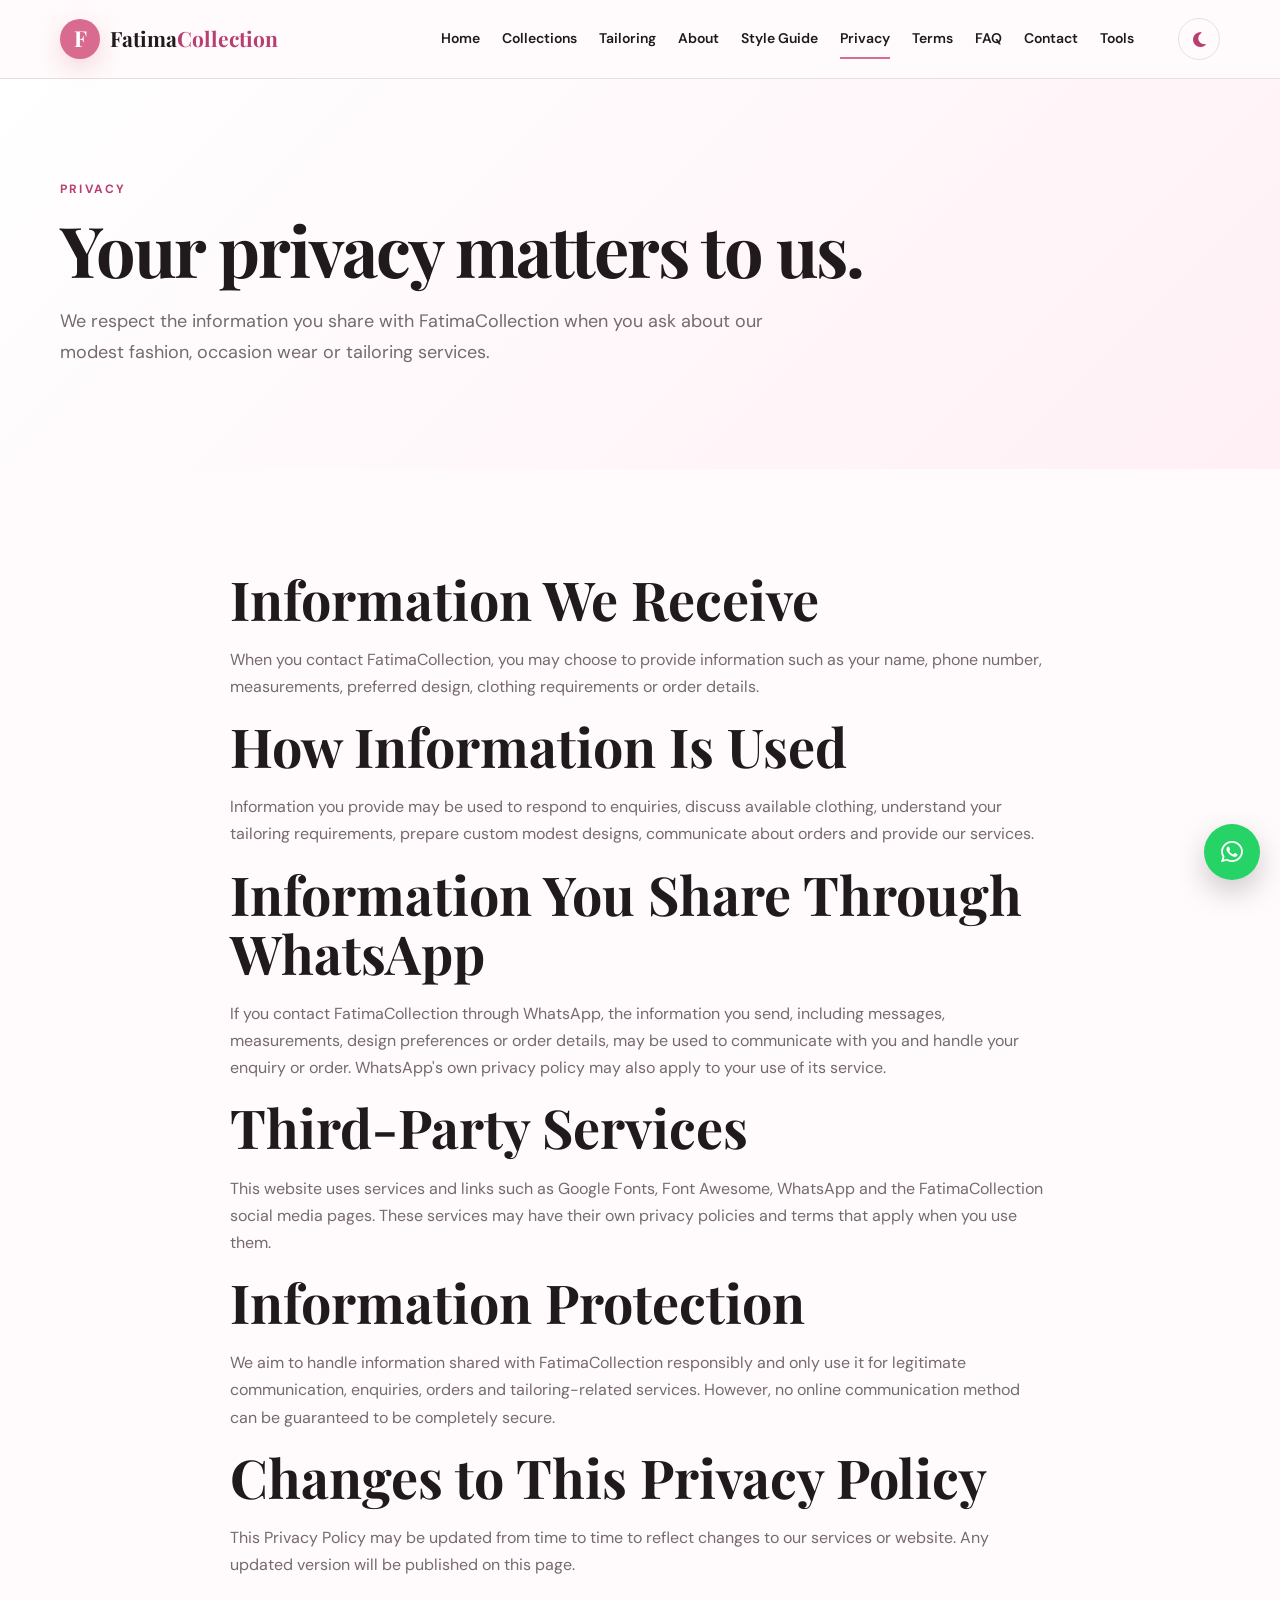
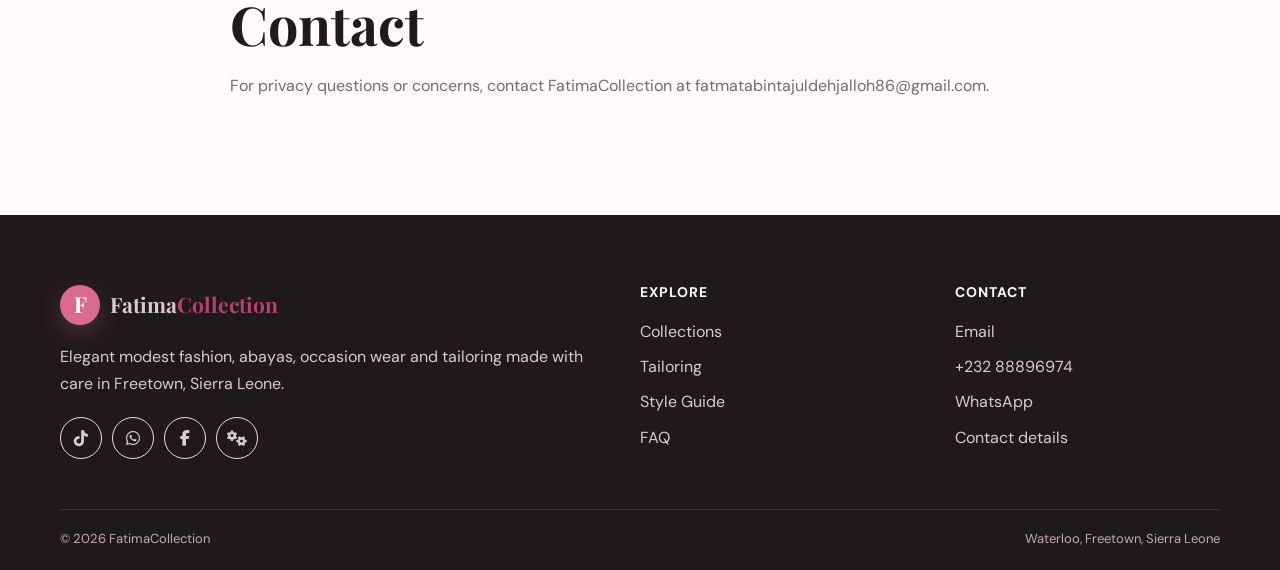
<file: privacy.html>
<!DOCTYPE html>
<html lang="en">
<head>
    <meta name="msvalidate.01" content="C5AD6FC75478C789AB853C7C9F8C9426" />
    <meta name="google-site-verification" content="kUoNEZyaHHgk7iwT_O8pBj2s8zlIZLvoUZk-4N_OeV8" />
    <meta charset="UTF-8">
    <meta name="viewport" content="width=device-width, initial-scale=1.0">
    <title>Privacy Policy | FatimaCollection</title>
    <meta name="description" content="Privacy Policy for FatimaCollection, covering information shared when enquiring about modest clothing, abayas, occasion wear and tailoring services.">
    <meta name="keywords" content="FatimaCollection, privacy policy, modest fashion, abayas, tailoring, occasion wear, Waterloo, Freetown, Sierra Leone">
    <meta name="author" content="FatimaCollection">
    <meta name="robots" content="index, follow">
    <meta name="theme-color" content="#d86b83">
    <link rel="canonical" href="https://z-tech-os.github.io/FatimaCollection/privacy.html">
    <link rel="preconnect" href="https://fonts.googleapis.com">
    <link rel="preconnect" href="https://fonts.gstatic.com" crossorigin>
    <link href="https://fonts.googleapis.com/css2?family=DM+Sans:wght@400;500;600;700&family=Playfair+Display:wght@500;600;700&display=swap" rel="stylesheet">
    <link rel="stylesheet" href="https://cdnjs.cloudflare.com/ajax/libs/font-awesome/6.5.2/css/all.min.css">
    <link rel="stylesheet" href="css/style.css">
    <link rel="website icon" href="images/icon.jpg">
</head>
<body>
    <header class="site-header">
        <div class="container nav-wrap">
            <a class="brand" href="index.html" aria-label="FatimaCollection home">
                <span class="brand-mark">F</span>
                <span>Fatima<span>Collection</span></span>
            </a>
            <div class="header-actions">
                
                <button class="menu-toggle" type="button" aria-label="Open navigation menu" aria-expanded="false">
                    <i class="fas fa-bars"></i>
                </button>
            </div>
            <nav class="nav" aria-label="Main navigation">
                <a class="" href="index.html">Home</a>
                <a class="" href="collections.html">Collections</a>
                <a class="" href="tailoring.html">Tailoring</a>
                <a class="" href="about.html">About</a>
                <a class="" href="style-guide.html">Style Guide</a>
                <a class="active" href="privacy.html">Privacy</a>
                <a class="" href="terms.html">Terms</a>
                <a class="" href="faq.html">FAQ</a>
                <a class="" href="contact.html">Contact</a>
                <a class="" href="zyvora.html">Tools</a>

                <br>
                <button class="theme-toggle" type="button" aria-label="Switch to dark mode">
                    <i class="fas fa-moon"></i>
                </button>
            </nav>
        </div>
    </header>

    <main>
        <section class="page-hero">
            <div class="container">
                <p class="eyebrow">PRIVACY</p>
                <h1>Your privacy matters to us.</h1>
                <p>We respect the information you share with FatimaCollection when you ask about our modest fashion, occasion wear or tailoring services.</p>
            </div>
        </section>

        <section class="section">
            <div class="container narrow legal">
                <h2>Information We Receive</h2>
                <p>When you contact FatimaCollection, you may choose to provide information such as your name, phone number, measurements, preferred design, clothing requirements or order details.</p>

                <h2>How Information Is Used</h2>
                <p>Information you provide may be used to respond to enquiries, discuss available clothing, understand your tailoring requirements, prepare custom modest designs, communicate about orders and provide our services.</p>

                <h2>Information You Share Through WhatsApp</h2>
                <p>If you contact FatimaCollection through WhatsApp, the information you send, including messages, measurements, design preferences or order details, may be used to communicate with you and handle your enquiry or order. WhatsApp's own privacy policy may also apply to your use of its service.</p>

                <h2>Third-Party Services</h2>
                <p>This website uses services and links such as Google Fonts, Font Awesome, WhatsApp and the FatimaCollection social media pages. These services may have their own privacy policies and terms that apply when you use them.</p>

                <h2>Information Protection</h2>
                <p>We aim to handle information shared with FatimaCollection responsibly and only use it for legitimate communication, enquiries, orders and tailoring-related services. However, no online communication method can be guaranteed to be completely secure.</p>

                <h2>Changes to This Privacy Policy</h2>
                <p>This Privacy Policy may be updated from time to time to reflect changes to our services or website. Any updated version will be published on this page.</p>

                <h2>Contact</h2>
                <p>For privacy questions or concerns, contact FatimaCollection at fatmatabintajuldehjalloh86@gmail.com.</p>
            </div>
        </section>
    </main>

    <footer class="site-footer">
        <div class="container footer-grid">
            <div>
                <a class="brand footer-brand" href="index.html">
                    <span class="brand-mark">F</span>
                    <span>Fatima<span>Collection</span></span>
                </a>
                <p>Elegant modest fashion, abayas, occasion wear and tailoring made with care in Freetown, Sierra Leone.</p>
                <div class="social-links">
                    <a href="https://tiktok.com/@fatima46008" target="_blank" rel="noopener" aria-label="TikTok"><i class="fab fa-tiktok"></i></a>
                    <a href="https://wa.me/23288896974" target="_blank" rel="noopener" aria-label="WhatsApp"><i class="fab fa-whatsapp"></i></a>
                    <a href="https://www.facebook.com/share/1DyuiDoiok/" target="_blank" rel="noopener" aria-label="Facebook"><i class="fab fa-facebook-f"></i></a>
                    <a href="https://z-tech-os.github.io/Zyvora/" target="_blank" rel="noopener" aria-label="Developer website"><i class="fas fa-gears"></i></a>
                </div>
            </div>
            <div>
                <h3>Explore</h3>
                <a href="collections.html">Collections</a>
                <a href="tailoring.html">Tailoring</a>
                <a href="style-guide.html">Style Guide</a>
                <a href="faq.html">FAQ</a>
            </div>
            <div>
                <h3>Contact</h3>
                <a href="mailto:fatmatabintajuldehjalloh86@gmail.com">Email</a>
                <a href="tel:+23288896974">+232 88896974</a>
                <a href="https://wa.me/23288896974" target="_blank" rel="noopener">WhatsApp</a>
                <a href="contact.html">Contact details</a>
            </div>
        </div>
        <div class="container footer-bottom">
            <span>&copy; <span id="year"></span> FatimaCollection</span>
            <span>Waterloo, Freetown, Sierra Leone</span>
        </div>
    </footer>

    <a class="whatsapp-float" href="https://wa.me/23288896974?text=Hello%20FatimaCollection%2C%20I%20would%20like%20to%20ask%20about%20your%20services." target="_blank" rel="noopener" aria-label="Chat with FatimaCollection on WhatsApp">
        <i class="fab fa-whatsapp"></i>
    </a>

    <button class="back-top" type="button" aria-label="Back to top">
        <i class="fas fa-arrow-up"></i>
    </button>

    <script src="js/main.js"></script>
</body>
</html>
</file>
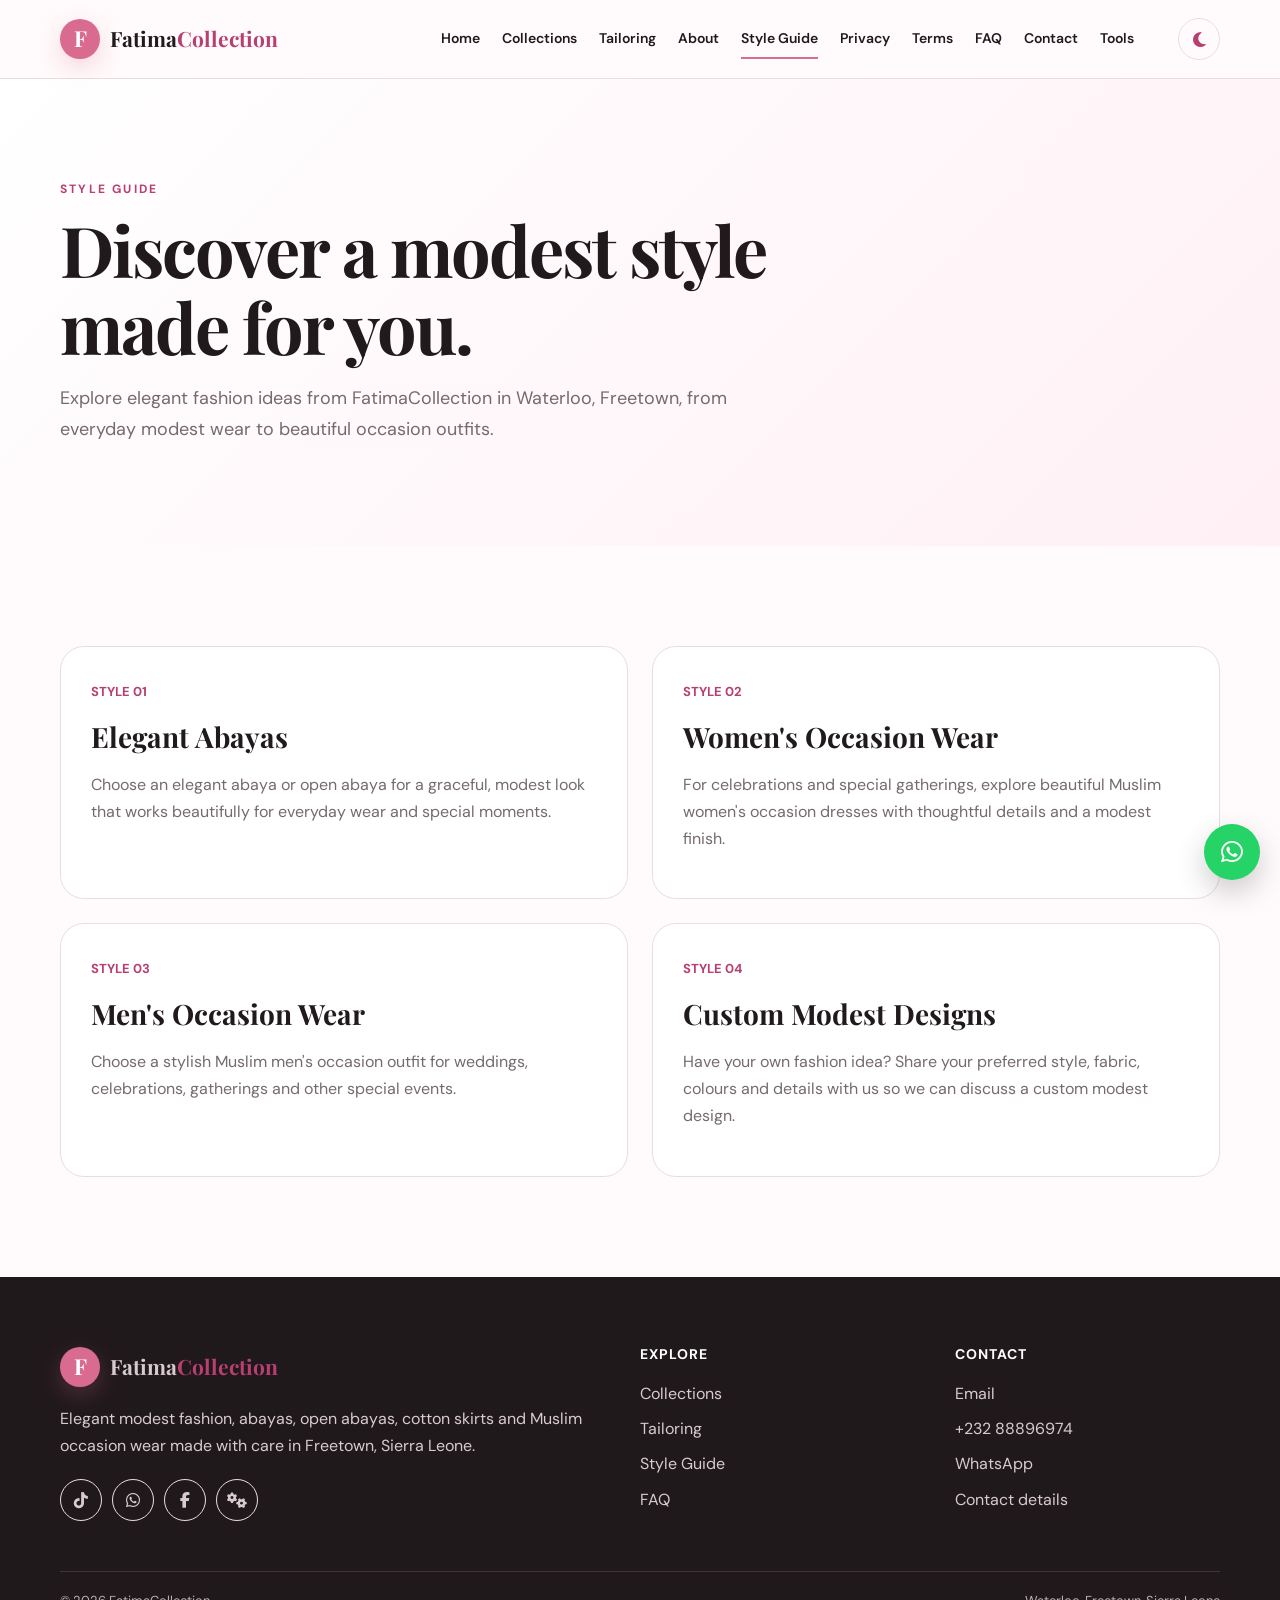
<file: style-guide.html>
<!DOCTYPE html>
<html lang="en">
<head>
    <meta name="msvalidate.01" content="C5AD6FC75478C789AB853C7C9F8C9426" />
    <meta name="google-site-verification" content="kUoNEZyaHHgk7iwT_O8pBj2s8zlIZLvoUZk-4N_OeV8" />
    <meta charset="UTF-8">
    <meta name="viewport" content="width=device-width, initial-scale=1.0">
    <title>Style Guide | FatimaCollection</title>
    <meta name="description" content="Explore modest fashion style ideas from FatimaCollection, including abayas, open abayas, cotton skirts, Muslim women's and men's occasion wear, and custom modest designs.">
    <meta name="keywords" content="FatimaCollection, modest fashion style guide, abayas, open abayas, cotton skirts, Muslim women's fashion, Muslim men's fashion, occasion wear, custom modest designs, tailoring, Waterloo, Freetown, Sierra Leone">
    <meta name="author" content="FatimaCollection">
    <meta name="robots" content="index, follow">
    <meta name="theme-color" content="#d86b83">
    <link rel="canonical" href="https://z-tech-os.github.io/FatimaCollection/style-guide.html">
    <link rel="preconnect" href="https://fonts.googleapis.com">
    <link rel="preconnect" href="https://fonts.gstatic.com" crossorigin>
    <link href="https://fonts.googleapis.com/css2?family=DM+Sans:wght@400;500;600;700&family=Playfair+Display:wght@500;600;700&display=swap" rel="stylesheet">
    <link rel="stylesheet" href="https://cdnjs.cloudflare.com/ajax/libs/font-awesome/6.5.2/css/all.min.css">
    <link rel="stylesheet" href="css/style.css">
    <link rel="website icon" href="images/icon.jpg">
</head>
<body>
    <header class="site-header">
        <div class="container nav-wrap">
            <a class="brand" href="index.html" aria-label="FatimaCollection home">
                <span class="brand-mark">F</span>
                <span>Fatima<span>Collection</span></span>
            </a>
            <div class="header-actions">
                
                <button class="menu-toggle" type="button" aria-label="Open navigation menu" aria-expanded="false">
                    <i class="fas fa-bars"></i>
                </button>
            </div>
            <nav class="nav" aria-label="Main navigation">
                                <a class="" href="index.html">Home</a>
                <a class="" href="collections.html">Collections</a>
                <a class="" href="tailoring.html">Tailoring</a>
                <a class="" href="about.html">About</a>
                <a class="active" href="style-guide.html">Style Guide</a>
                <a class="" href="privacy.html">Privacy</a>
                <a class="" href="terms.html">Terms</a>
                <a class="" href="faq.html">FAQ</a>
                <a class="" href="contact.html">Contact</a>
                <a class="" href="zyvora.html">Tools</a>

                <br>
                <button class="theme-toggle" type="button" aria-label="Switch to dark mode">
                    <i class="fas fa-moon"></i>
                </button>
            </nav>
        </div>
    </header>

    <main>
        <section class="page-hero">
            <div class="container">
                <p class="eyebrow">STYLE GUIDE</p>
                <h1>Discover a modest style made for you.</h1>
                <p>Explore elegant fashion ideas from FatimaCollection in Waterloo, Freetown, from everyday modest wear to beautiful occasion outfits.</p>
            </div>
        </section>

        <section class="section">
            <div class="container">
                <div class="guide-grid">
                    <article class="reveal"><span>STYLE 01</span><h2>Elegant Abayas</h2><p>Choose an elegant abaya or open abaya for a graceful, modest look that works beautifully for everyday wear and special moments.</p></article>
                    <article class="reveal"><span>STYLE 02</span><h2>Women's Occasion Wear</h2><p>For celebrations and special gatherings, explore beautiful Muslim women's occasion dresses with thoughtful details and a modest finish.</p></article>
                    <article class="reveal"><span>STYLE 03</span><h2>Men's Occasion Wear</h2><p>Choose a stylish Muslim men's occasion outfit for weddings, celebrations, gatherings and other special events.</p></article>
                    <article class="reveal"><span>STYLE 04</span><h2>Custom Modest Designs</h2><p>Have your own fashion idea? Share your preferred style, fabric, colours and details with us so we can discuss a custom modest design.</p></article>
                </div>
            </div>
        </section>
    </main>

    <footer class="site-footer">
        <div class="container footer-grid">
            <div>
                <a class="brand footer-brand" href="index.html">
                    <span class="brand-mark">F</span>
                    <span>Fatima<span>Collection</span></span>
                </a>
                <p>Elegant modest fashion, abayas, open abayas, cotton skirts and Muslim occasion wear made with care in Freetown, Sierra Leone.</p>
                <div class="social-links">
                    <a href="https://tiktok.com/@fatima46008" target="_blank" rel="noopener" aria-label="TikTok"><i class="fab fa-tiktok"></i></a>
                    <a href="https://wa.me/23288896974" target="_blank" rel="noopener" aria-label="WhatsApp"><i class="fab fa-whatsapp"></i></a>
                    <a href="https://www.facebook.com/share/1DyuiDoiok/" target="_blank" rel="noopener" aria-label="Facebook"><i class="fab fa-facebook-f"></i></a>
                    <a href="https://z-tech-os.github.io/Zyvora/" target="_blank" rel="noopener" aria-label="Developer website"><i class="fas fa-gears"></i></a>
                </div>
            </div>
            <div>
                <h3>Explore</h3>
                <a href="collections.html">Collections</a>
                <a href="tailoring.html">Tailoring</a>
                <a href="style-guide.html">Style Guide</a>
                <a href="faq.html">FAQ</a>
            </div>
            <div>
                <h3>Contact</h3>
                <a href="mailto:fatmatabintajuldehjalloh86@gmail.com">Email</a>
                <a href="tel:+23288896974">+232 88896974</a>
                <a href="https://wa.me/23288896974" target="_blank" rel="noopener">WhatsApp</a>
                <a href="contact.html">Contact details</a>
            </div>
        </div>
        <div class="container footer-bottom">
            <span>&copy; <span id="year"></span> FatimaCollection</span>
            <span>Waterloo, Freetown, Sierra Leone</span>
        </div>
    </footer>

    <a class="whatsapp-float" href="https://wa.me/23288896974?text=Hello%20FatimaCollection%2C%20I%20would%20like%20to%20ask%20about%20your%20services." target="_blank" rel="noopener" aria-label="Chat with FatimaCollection on WhatsApp">
        <i class="fab fa-whatsapp"></i>
    </a>

    <button class="back-top" type="button" aria-label="Back to top">
        <i class="fas fa-arrow-up"></i>
    </button>

    <script src="js/main.js"></script>
</body>
</html>
</file>
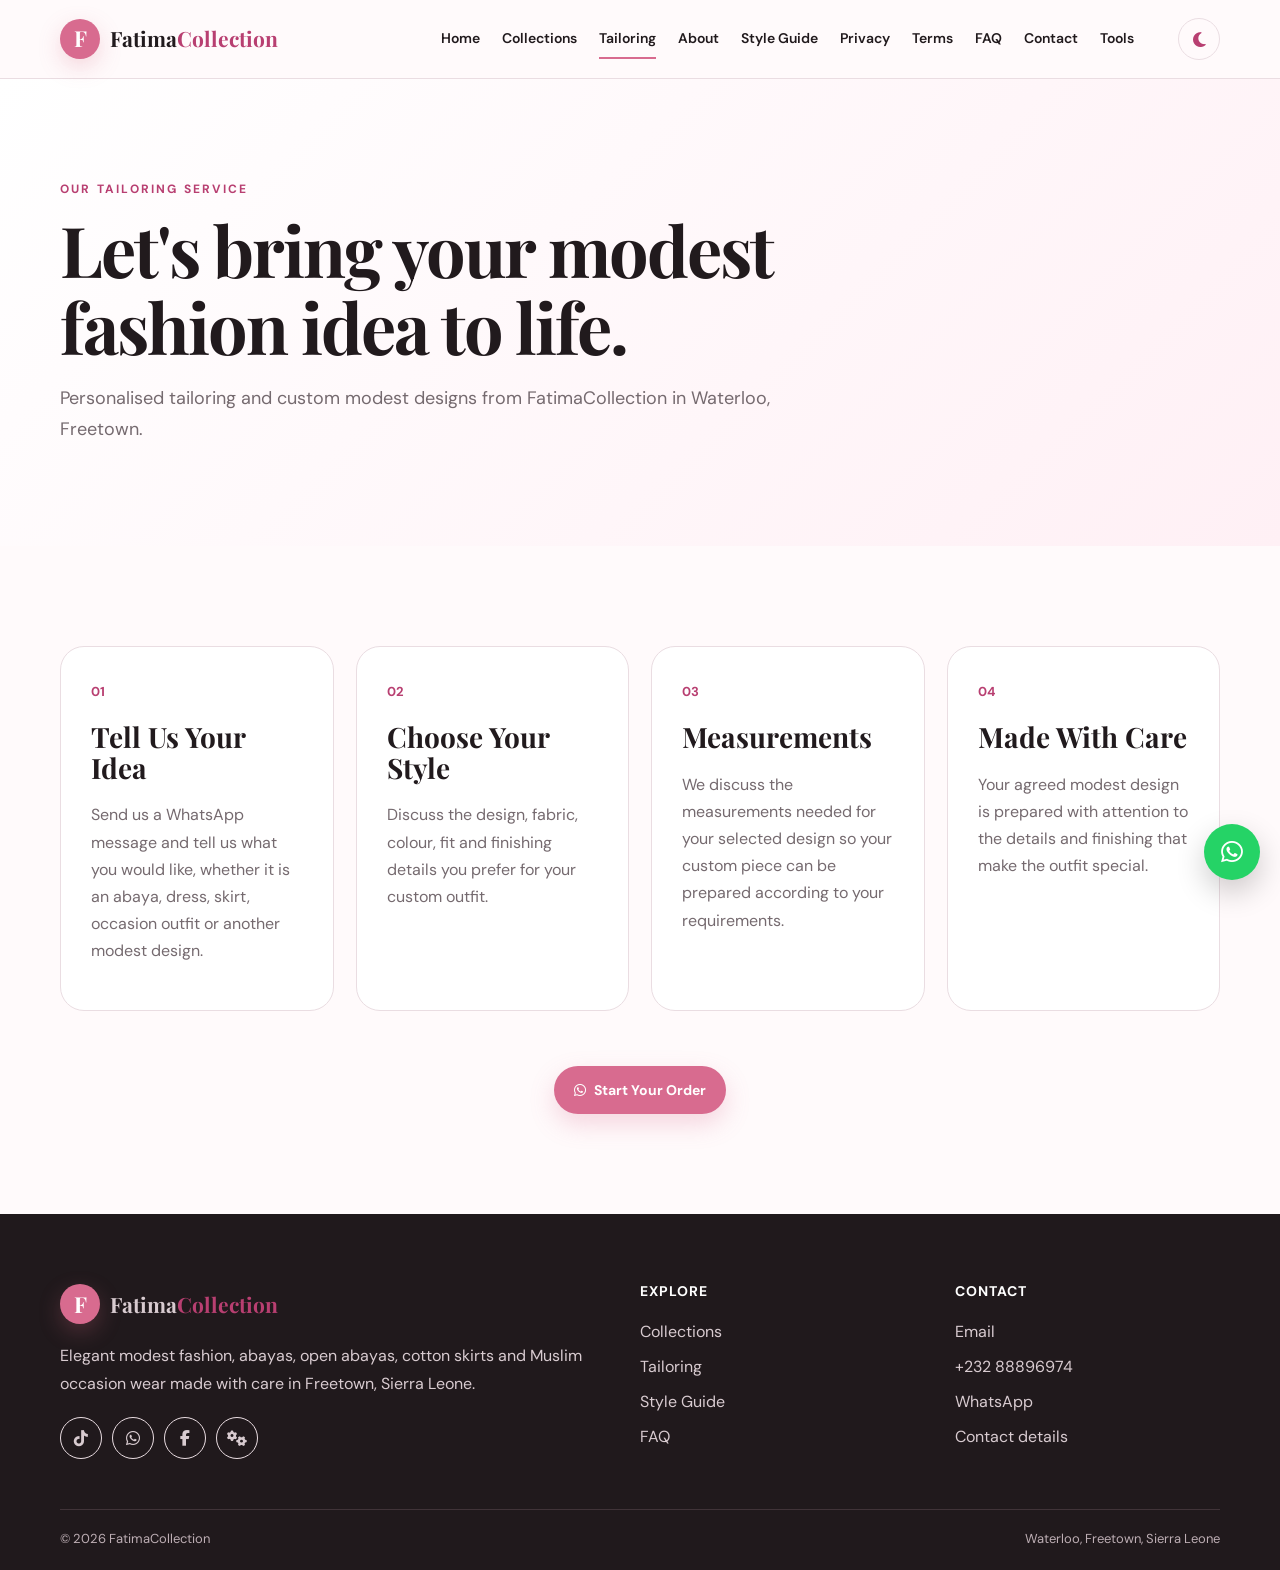
<file: tailoring.html>
<!DOCTYPE html>
<html lang="en">
<head>
    <meta name="msvalidate.01" content="C5AD6FC75478C789AB853C7C9F8C9426" />
    <meta name="google-site-verification" content="kUoNEZyaHHgk7iwT_O8pBj2s8zlIZLvoUZk-4N_OeV8" />
    <meta charset="UTF-8">
    <meta name="viewport" content="width=device-width, initial-scale=1.0">
    <title>Tailoring | FatimaCollection</title>
    <meta name="description" content="Explore custom tailoring and modest fashion designs from FatimaCollection in Waterloo, Freetown, including abayas, dresses, occasion wear and personalised modest outfits.">
    <meta name="keywords" content="FatimaCollection, custom tailoring, modest tailoring, abayas, open abayas, custom dresses, Muslim women's occasion wear, Muslim men's occasion wear, cotton skirts, modest designs, Waterloo, Freetown, Sierra Leone">
    <meta name="author" content="FatimaCollection">
    <meta name="robots" content="index, follow">
    <meta name="theme-color" content="#d86b83">
    <link rel="canonical" href="https://z-tech-os.github.io/FatimaCollection/tailoring.html">
    <link rel="preconnect" href="https://fonts.googleapis.com">
    <link rel="preconnect" href="https://fonts.gstatic.com" crossorigin>
    <link href="https://fonts.googleapis.com/css2?family=DM+Sans:wght@400;500;600;700&family=Playfair+Display:wght@500;600;700&display=swap" rel="stylesheet">
    <link rel="stylesheet" href="https://cdnjs.cloudflare.com/ajax/libs/font-awesome/6.5.2/css/all.min.css">
    <link rel="stylesheet" href="css/style.css">
    <link rel="website icon" href="images/icon.jpg">
</head>
<body>
    <header class="site-header">
        <div class="container nav-wrap">
            <a class="brand" href="index.html" aria-label="FatimaCollection home">
                <span class="brand-mark">F</span>
                <span>Fatima<span>Collection</span></span>
            </a>
            <div class="header-actions">
                
                <button class="menu-toggle" type="button" aria-label="Open navigation menu" aria-expanded="false">
                    <i class="fas fa-bars"></i>
                </button>
            </div>
            <nav class="nav" aria-label="Main navigation">
                                <a class="" href="index.html">Home</a>
                <a class="" href="collections.html">Collections</a>
                <a class="active" href="tailoring.html">Tailoring</a>
                <a class="" href="about.html">About</a>
                <a class="" href="style-guide.html">Style Guide</a>
                <a class="" href="privacy.html">Privacy</a>
                <a class="" href="terms.html">Terms</a>
                <a class="" href="faq.html">FAQ</a>
                <a class="" href="contact.html">Contact</a>
                <a class="" href="zyvora.html">Tools</a>

                <br>
                <button class="theme-toggle" type="button" aria-label="Switch to dark mode">
                    <i class="fas fa-moon"></i>
                </button>
            </nav>
        </div>
    </header>

    <main>
        <section class="page-hero">
            <div class="container">
                <p class="eyebrow">OUR TAILORING SERVICE</p>
                <h1>Let's bring your modest fashion idea to life.</h1>
                <p>Personalised tailoring and custom modest designs from FatimaCollection in Waterloo, Freetown.</p>
            </div>
        </section>

        <section class="section">
            <div class="container">
                <div class="process">
                    <div class="reveal"><span>01</span><h2>Tell Us Your Idea</h2><p>Send us a WhatsApp message and tell us what you would like, whether it is an abaya, dress, skirt, occasion outfit or another modest design.</p></div>
                    <div class="reveal"><span>02</span><h2>Choose Your Style</h2><p>Discuss the design, fabric, colour, fit and finishing details you prefer for your custom outfit.</p></div>
                    <div class="reveal"><span>03</span><h2>Measurements</h2><p>We discuss the measurements needed for your selected design so your custom piece can be prepared according to your requirements.</p></div>
                    <div class="reveal"><span>04</span><h2>Made With Care</h2><p>Your agreed modest design is prepared with attention to the details and finishing that make the outfit special.</p></div>
                </div>
                <div class="centered reveal" style="margin-top:55px;">
                    <a class="btn btn-primary" href="https://wa.me/23288896974?text=Hello%20FatimaCollection%2C%20I%20want%20to%20discuss%20a%20custom%20tailoring%20order." target="_blank" rel="noopener"><i class="fab fa-whatsapp"></i>Start Your Order</a>
                </div>
            </div>
        </section>
    </main>

    <footer class="site-footer">
        <div class="container footer-grid">
            <div>
                <a class="brand footer-brand" href="index.html">
                    <span class="brand-mark">F</span>
                    <span>Fatima<span>Collection</span></span>
                </a>
                <p>Elegant modest fashion, abayas, open abayas, cotton skirts and Muslim occasion wear made with care in Freetown, Sierra Leone.</p>
                <div class="social-links">
                    <a href="https://tiktok.com/@fatima46008" target="_blank" rel="noopener" aria-label="TikTok"><i class="fab fa-tiktok"></i></a>
                    <a href="https://wa.me/23288896974" target="_blank" rel="noopener" aria-label="WhatsApp"><i class="fab fa-whatsapp"></i></a>
                    <a href="https://www.facebook.com/share/1DyuiDoiok/" target="_blank" rel="noopener" aria-label="Facebook"><i class="fab fa-facebook-f"></i></a>
                    <a href="https://z-tech-os.github.io/Zyvora/" target="_blank" rel="noopener" aria-label="Developer website"><i class="fas fa-gears"></i></a>
                </div>
            </div>
            <div>
                <h3>Explore</h3>
                <a href="collections.html">Collections</a>
                <a href="tailoring.html">Tailoring</a>
                <a href="style-guide.html">Style Guide</a>
                <a href="faq.html">FAQ</a>
            </div>
            <div>
                <h3>Contact</h3>
                <a href="mailto:fatmatabintajuldehjalloh86@gmail.com">Email</a>
                <a href="tel:+23288896974">+232 88896974</a>
                <a href="https://wa.me/23288896974" target="_blank" rel="noopener">WhatsApp</a>
                <a href="contact.html">Contact details</a>
            </div>
        </div>
        <div class="container footer-bottom">
            <span>&copy; <span id="year"></span> FatimaCollection</span>
            <span>Waterloo, Freetown, Sierra Leone</span>
        </div>
    </footer>

    <a class="whatsapp-float" href="https://wa.me/23288896974?text=Hello%20FatimaCollection%2C%20I%20would%20like%20to%20ask%20about%20your%20services." target="_blank" rel="noopener" aria-label="Chat with FatimaCollection on WhatsApp">
        <i class="fab fa-whatsapp"></i>
    </a>

    <button class="back-top" type="button" aria-label="Back to top">
        <i class="fas fa-arrow-up"></i>
    </button>

    <script src="js/main.js"></script>
</body>
</html>
</file>
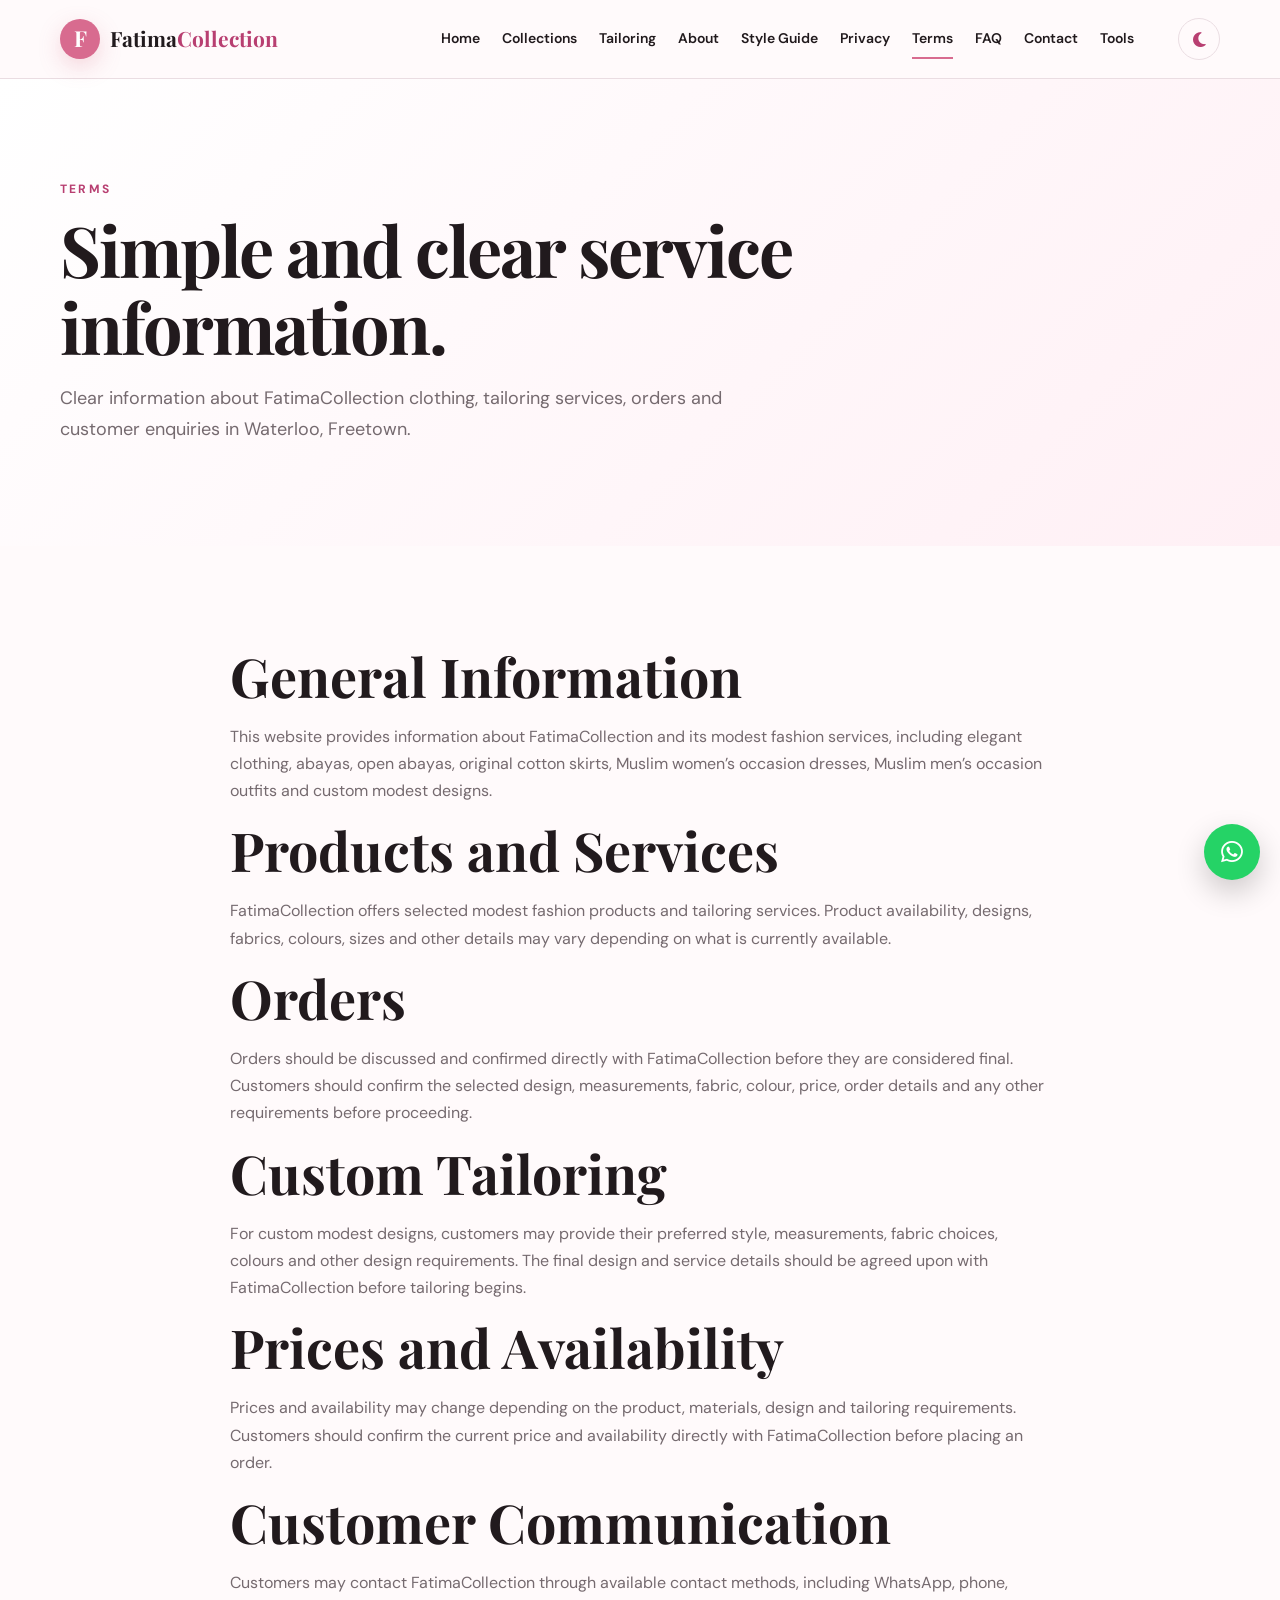
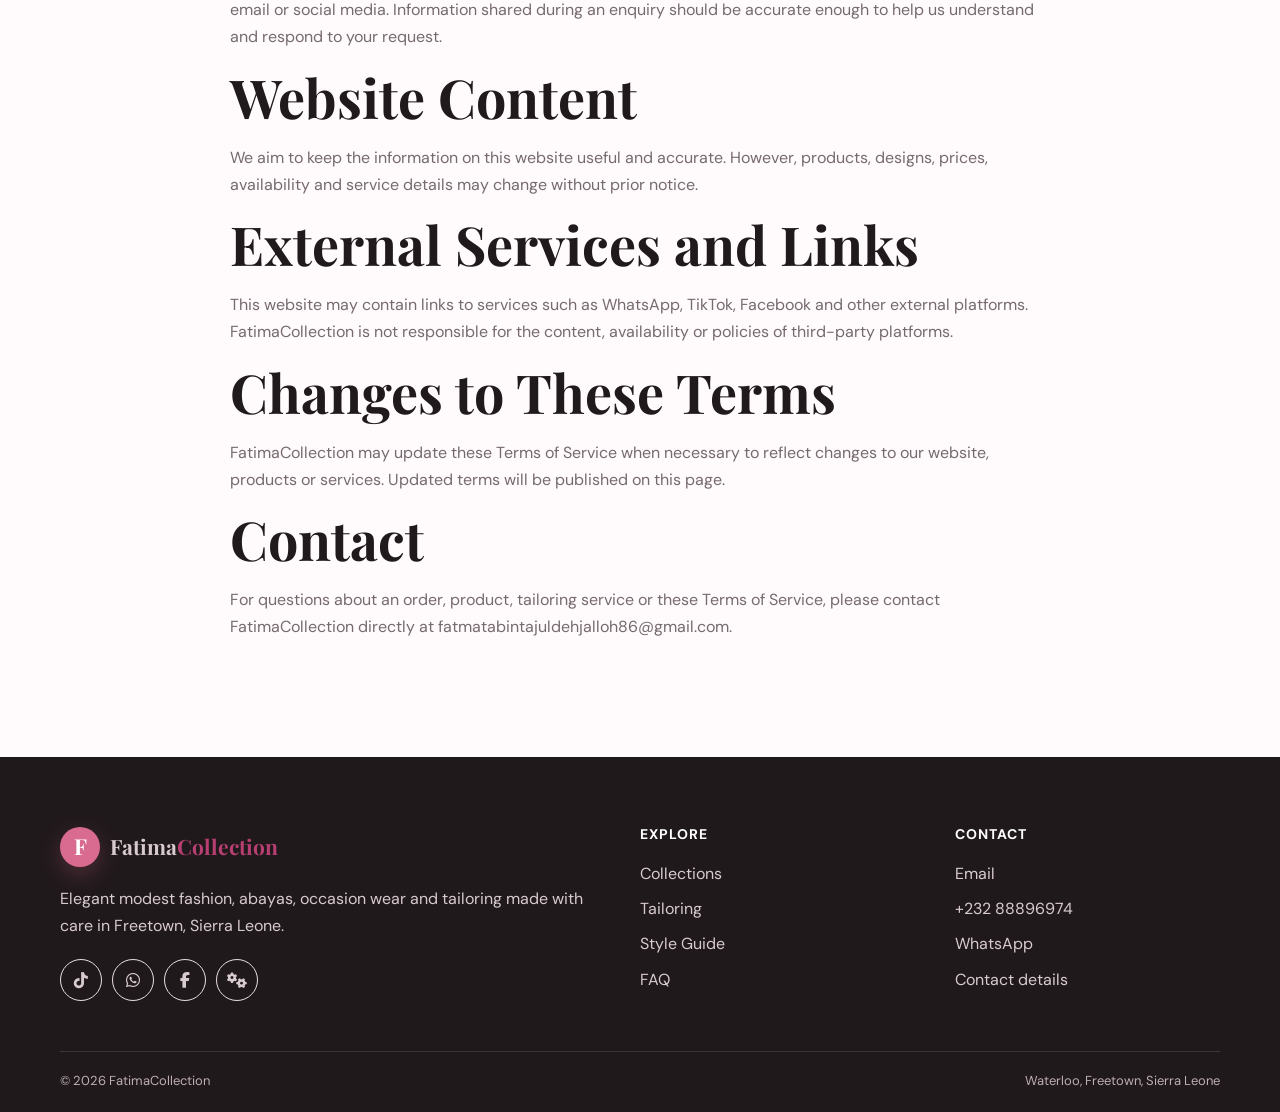
<file: terms.html>
<!DOCTYPE html>
<html lang="en">
<head>
    <meta name="msvalidate.01" content="C5AD6FC75478C789AB853C7C9F8C9426" />
    <meta name="google-site-verification" content="kUoNEZyaHHgk7iwT_O8pBj2s8zlIZLvoUZk-4N_OeV8" />
    <meta charset="UTF-8">
    <meta name="viewport" content="width=device-width, initial-scale=1.0">
    <title>Terms of Service | FatimaCollection</title>
    <meta name="description" content="Terms of Service for FatimaCollection covering modest clothing, abayas, open abayas, cotton skirts, occasion wear and custom tailoring services.">
    <meta name="keywords" content="FatimaCollection, terms of service, modest fashion, abayas, open abayas, cotton skirts, occasion wear, tailoring, Waterloo, Freetown, Sierra Leone">
    <meta name="author" content="FatimaCollection">
    <meta name="robots" content="index, follow">
    <meta name="theme-color" content="#d86b83">
    <link rel="canonical" href="https://z-tech-os.github.io/FatimaCollection/terms.html">
    <link rel="preconnect" href="https://fonts.googleapis.com">
    <link rel="preconnect" href="https://fonts.gstatic.com" crossorigin>
    <link href="https://fonts.googleapis.com/css2?family=DM+Sans:wght@400;500;600;700&family=Playfair+Display:wght@500;600;700&display=swap" rel="stylesheet">
    <link rel="stylesheet" href="https://cdnjs.cloudflare.com/ajax/libs/font-awesome/6.5.2/css/all.min.css">
    <link rel="stylesheet" href="css/style.css">
    <link rel="website icon" href="images/icon.jpg">
</head>
<body>
    <header class="site-header">
        <div class="container nav-wrap">
            <a class="brand" href="index.html" aria-label="FatimaCollection home">
                <span class="brand-mark">F</span>
                <span>Fatima<span>Collection</span></span>
            </a>
            <div class="header-actions">
                
                <button class="menu-toggle" type="button" aria-label="Open navigation menu" aria-expanded="false">
                    <i class="fas fa-bars"></i>
                </button>
            </div>
            <nav class="nav" aria-label="Main navigation">
                <a class="" href="index.html">Home</a>
                <a class="" href="collections.html">Collections</a>
                <a class="" href="tailoring.html">Tailoring</a>
                <a class="" href="about.html">About</a>
                <a class="" href="style-guide.html">Style Guide</a>
                <a class="" href="privacy.html">Privacy</a>
                <a class="active" href="terms.html">Terms</a>
                <a class="" href="faq.html">FAQ</a>
                <a class="" href="contact.html">Contact</a>
                <a class="" href="zyvora.html">Tools</a>

                <br>
                <button class="theme-toggle" type="button" aria-label="Switch to dark mode">
                    <i class="fas fa-moon"></i>
                </button>
            </nav>
        </div>
    </header>

    <main>
        <section class="page-hero">
            <div class="container">
                <p class="eyebrow">TERMS</p>
                <h1>Simple and clear service information.</h1>
                <p>Clear information about FatimaCollection clothing, tailoring services, orders and customer enquiries in Waterloo, Freetown.</p>
            </div>
        </section>

        <section class="section">
            <div class="container narrow legal">
                <h2>General Information</h2>
                <p>This website provides information about FatimaCollection and its modest fashion services, including elegant clothing, abayas, open abayas, original cotton skirts, Muslim women’s occasion dresses, Muslim men’s occasion outfits and custom modest designs.</p>

                <h2>Products and Services</h2>
                <p>FatimaCollection offers selected modest fashion products and tailoring services. Product availability, designs, fabrics, colours, sizes and other details may vary depending on what is currently available.</p>

                <h2>Orders</h2>
                <p>Orders should be discussed and confirmed directly with FatimaCollection before they are considered final. Customers should confirm the selected design, measurements, fabric, colour, price, order details and any other requirements before proceeding.</p>

                <h2>Custom Tailoring</h2>
                <p>For custom modest designs, customers may provide their preferred style, measurements, fabric choices, colours and other design requirements. The final design and service details should be agreed upon with FatimaCollection before tailoring begins.</p>

                <h2>Prices and Availability</h2>
                <p>Prices and availability may change depending on the product, materials, design and tailoring requirements. Customers should confirm the current price and availability directly with FatimaCollection before placing an order.</p>

                <h2>Customer Communication</h2>
                <p>Customers may contact FatimaCollection through available contact methods, including WhatsApp, phone, email or social media. Information shared during an enquiry should be accurate enough to help us understand and respond to your request.</p>

                <h2>Website Content</h2>
                <p>We aim to keep the information on this website useful and accurate. However, products, designs, prices, availability and service details may change without prior notice.</p>

                <h2>External Services and Links</h2>
                <p>This website may contain links to services such as WhatsApp, TikTok, Facebook and other external platforms. FatimaCollection is not responsible for the content, availability or policies of third-party platforms.</p>

                <h2>Changes to These Terms</h2>
                <p>FatimaCollection may update these Terms of Service when necessary to reflect changes to our website, products or services. Updated terms will be published on this page.</p>

                <h2>Contact</h2>
                <p>For questions about an order, product, tailoring service or these Terms of Service, please contact FatimaCollection directly at fatmatabintajuldehjalloh86@gmail.com.</p>
            </div>
        </section>
    </main>

    <footer class="site-footer">
        <div class="container footer-grid">
            <div>
                <a class="brand footer-brand" href="index.html">
                    <span class="brand-mark">F</span>
                    <span>Fatima<span>Collection</span></span>
                </a>
                <p>Elegant modest fashion, abayas, occasion wear and tailoring made with care in Freetown, Sierra Leone.</p>
                <div class="social-links">
                    <a href="https://tiktok.com/@fatima46008" target="_blank" rel="noopener" aria-label="TikTok"><i class="fab fa-tiktok"></i></a>
                    <a href="https://wa.me/23288896974" target="_blank" rel="noopener" aria-label="WhatsApp"><i class="fab fa-whatsapp"></i></a>
                    <a href="https://www.facebook.com/share/1DyuiDoiok/" target="_blank" rel="noopener" aria-label="Facebook"><i class="fab fa-facebook-f"></i></a>
                    <a href="https://z-tech-os.github.io/Zyvora/" target="_blank" rel="noopener" aria-label="Developer website"><i class="fas fa-gears"></i></a>
                </div>
            </div>
            <div>
                <h3>Explore</h3>
                <a href="collections.html">Collections</a>
                <a href="tailoring.html">Tailoring</a>
                <a href="style-guide.html">Style Guide</a>
                <a href="faq.html">FAQ</a>
            </div>
            <div>
                <h3>Contact</h3>
                <a href="mailto:fatmatabintajuldehjalloh86@gmail.com">Email</a>
                <a href="tel:+23288896974">+232 88896974</a>
                <a href="https://wa.me/23288896974" target="_blank" rel="noopener">WhatsApp</a>
                <a href="contact.html">Contact details</a>
            </div>
        </div>
        <div class="container footer-bottom">
            <span>&copy; <span id="year"></span> FatimaCollection</span>
            <span>Waterloo, Freetown, Sierra Leone</span>
        </div>
    </footer>

    <a class="whatsapp-float" href="https://wa.me/23288896974?text=Hello%20FatimaCollection%2C%20I%20would%20like%20to%20ask%20about%20your%20services." target="_blank" rel="noopener" aria-label="Chat with FatimaCollection on WhatsApp">
        <i class="fab fa-whatsapp"></i>
    </a>

    <button class="back-top" type="button" aria-label="Back to top">
        <i class="fas fa-arrow-up"></i>
    </button>

    <script src="js/main.js"></script>
</body>
</html>
</file>
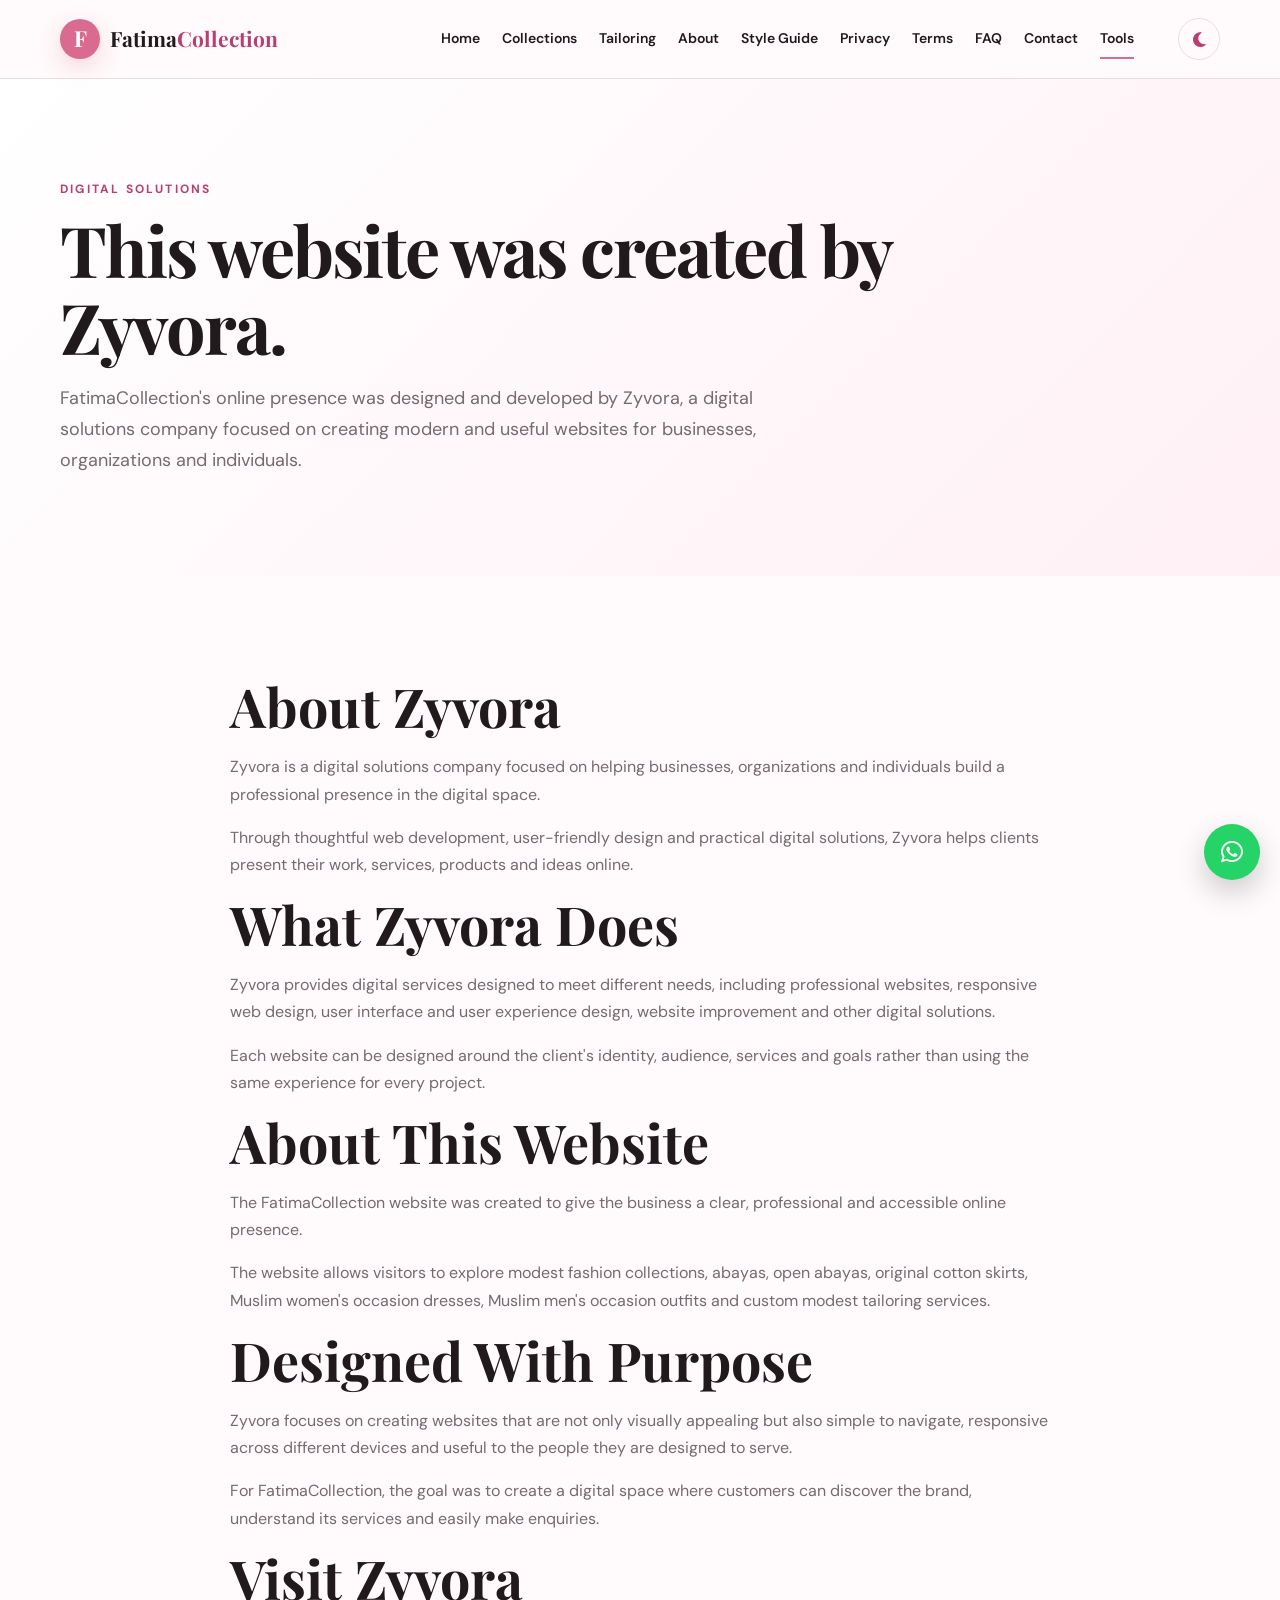
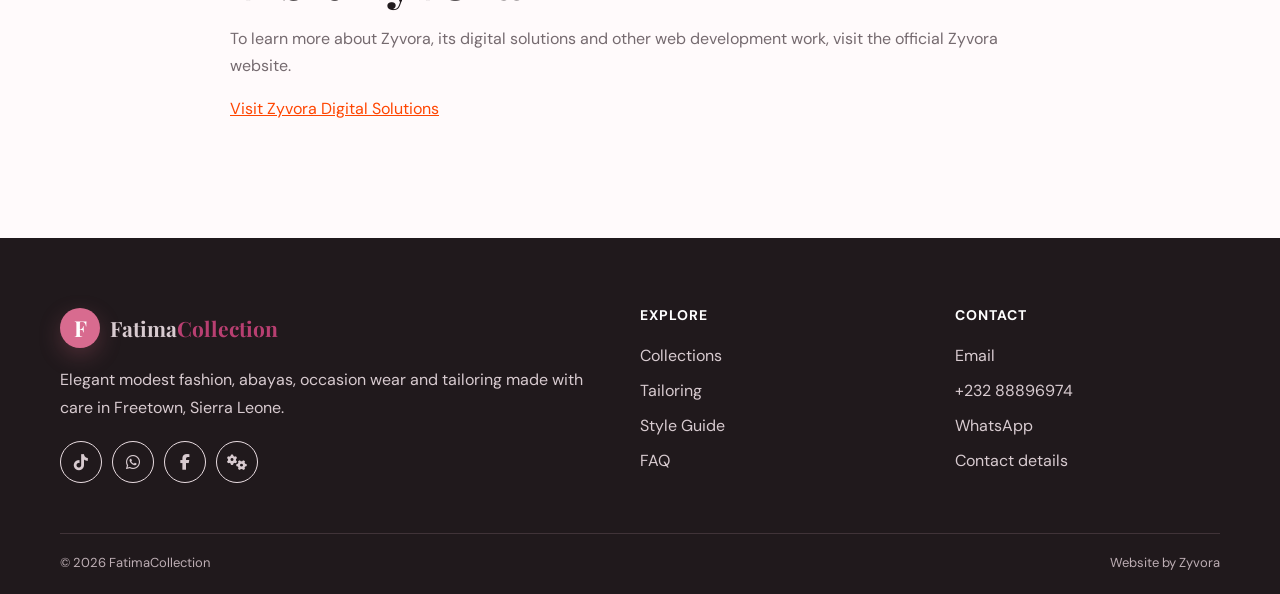
<file: zyvora.html>
<!DOCTYPE html>
<html lang="en">
<head>
    <meta name="msvalidate.01" content="C5AD6FC75478C789AB853C7C9F8C9426" />
    <meta name="google-site-verification" content="kUoNEZyaHHgk7iwT_O8pBj2s8zlIZLvoUZk-4N_OeV8" />
    <meta charset="UTF-8">
    <meta name="viewport" content="width=device-width, initial-scale=1.0">
    <title>Website by Zyvora | FatimaCollection</title>
    <meta name="description" content="Learn about the Zyvora digital solutions company behind the FatimaCollection website and its web development services.">
    <meta name="keywords" content="Zyvora, FatimaCollection, digital solutions, web development, website design, Sierra Leone, web developer">
    <meta name="author" content="Zyvora">
    <meta name="robots" content="index, follow">
    <meta name="theme-color" content="#d86b83">
    <link rel="canonical" href="https://z-tech-os.github.io/FatimaCollection/zyvora.html">
    <link rel="preconnect" href="https://fonts.googleapis.com">
    <link rel="preconnect" href="https://fonts.gstatic.com" crossorigin>
    <link href="https://fonts.googleapis.com/css2?family=DM+Sans:wght@400;500;600;700&family=Playfair+Display:wght@500;600;700&display=swap" rel="stylesheet">
    <link rel="stylesheet" href="https://cdnjs.cloudflare.com/ajax/libs/font-awesome/6.5.2/css/all.min.css">
    <link rel="stylesheet" href="css/style.css">
    <link rel="website icon" href="images/icon.jpg">
</head>
<body>

    <header class="site-header">
        <div class="container nav-wrap">

            <a class="brand" href="index.html" aria-label="FatimaCollection home">
                <span class="brand-mark">F</span>
                <span>Fatima<span>Collection</span></span>
            </a>

            <div class="header-actions">

                <button class="menu-toggle" type="button" aria-label="Open navigation menu" aria-expanded="false">
                    <i class="fas fa-bars"></i>
                </button>
            </div>

            <nav class="nav" aria-label="Main navigation">
                <a class="" href="index.html">Home</a>
                <a class="" href="collections.html">Collections</a>
                <a class="" href="tailoring.html">Tailoring</a>
                <a class="" href="about.html">About</a>
                <a class="" href="style-guide.html">Style Guide</a>
                <a class="" href="privacy.html">Privacy</a>
                <a class="" href="terms.html">Terms</a>
                <a class="" href="faq.html">FAQ</a>
                <a class="" href="contact.html">Contact</a>
                <a class="active" href="zyvora.html">Tools</a>

                <br>
                <button class="theme-toggle" type="button" aria-label="Switch to dark mode">
                    <i class="fas fa-moon"></i>
                </button>
            </nav>

        </div>
    </header>

    <main>

        <section class="page-hero">
            <div class="container">
                <p class="eyebrow">DIGITAL SOLUTIONS</p>

                <h1>This website was created by Zyvora.</h1>

                <p>
                    FatimaCollection's online presence was designed and developed by Zyvora,
                    a digital solutions company focused on creating modern and useful websites
                    for businesses, organizations and individuals.
                </p>
            </div>
        </section>

        <section class="section">
            <div class="container narrow legal">

                <h2>About Zyvora</h2>

                <p>
                    Zyvora is a digital solutions company focused on helping businesses,
                    organizations and individuals build a professional presence in the digital
                    space.
                </p>

                <p>
                    Through thoughtful web development, user-friendly design and practical
                    digital solutions, Zyvora helps clients present their work, services,
                    products and ideas online.
                </p>

                <h2>What Zyvora Does</h2>

                <p>
                    Zyvora provides digital services designed to meet different needs,
                    including professional websites, responsive web design, user interface
                    and user experience design, website improvement and other digital solutions.
                </p>

                <p>
                    Each website can be designed around the client's identity, audience,
                    services and goals rather than using the same experience for every project.
                </p>

                <h2>About This Website</h2>

                <p>
                    The FatimaCollection website was created to give the business a clear,
                    professional and accessible online presence.
                </p>

                <p>
                    The website allows visitors to explore modest fashion collections,
                    abayas, open abayas, original cotton skirts, Muslim women's occasion
                    dresses, Muslim men's occasion outfits and custom modest tailoring services.
                </p>

                <h2>Designed With Purpose</h2>

                <p>
                    Zyvora focuses on creating websites that are not only visually appealing
                    but also simple to navigate, responsive across different devices and useful
                    to the people they are designed to serve.
                </p>

                <p>
                    For FatimaCollection, the goal was to create a digital space where customers
                    can discover the brand, understand its services and easily make enquiries.
                </p>

                <h2>Visit Zyvora</h2>

                <p>
                    To learn more about Zyvora, its digital solutions and other web development
                    work, visit the official Zyvora website.
                </p>

                <p>
                    <a style="text-decoration: underline; color: orangered;" href="https://z-tech-os.github.io/Zyvora/" target="_blank" rel="noopener">
                        Visit Zyvora Digital Solutions
                    </a>
                </p>

            </div>
        </section>

    </main>

    <footer class="site-footer">
        <div class="container footer-grid">

            <div>
                <a class="brand footer-brand" href="index.html">
                    <span class="brand-mark">F</span>
                    <span>Fatima<span>Collection</span></span>
                </a>

                <p>
                    Elegant modest fashion, abayas, occasion wear and tailoring
                    made with care in Freetown, Sierra Leone.
                </p>

                <div class="social-links">
                    <a href="https://tiktok.com/@fatima46008" target="_blank" rel="noopener" aria-label="TikTok">
                        <i class="fab fa-tiktok"></i>
                    </a>

                    <a href="https://wa.me/23288896974" target="_blank" rel="noopener" aria-label="WhatsApp">
                        <i class="fab fa-whatsapp"></i>
                    </a>

                    <a href="https://www.facebook.com/share/1DyuiDoiok/" target="_blank" rel="noopener" aria-label="Facebook">
                        <i class="fab fa-facebook-f"></i>
                    </a>

                    <a href="https://z-tech-os.github.io/Zyvora/" target="_blank" rel="noopener" aria-label="Zyvora digital solutions">
                        <i class="fas fa-gears"></i>
                    </a>
                </div>
            </div>

            <div>
                <h3>Explore</h3>
                <a href="collections.html">Collections</a>
                <a href="tailoring.html">Tailoring</a>
                <a href="style-guide.html">Style Guide</a>
                <a href="faq.html">FAQ</a>
            </div>

            <div>
                <h3>Contact</h3>
                <a href="mailto:fatmatabintajuldehjalloh86@gmail.com">Email</a>
                <a href="tel:+23288896974">+232 88896974</a>
                <a href="https://wa.me/23288896974" target="_blank" rel="noopener">WhatsApp</a>
                <a href="contact.html">Contact details</a>
            </div>

        </div>

        <div class="container footer-bottom">
            <span>&copy; <span id="year"></span> FatimaCollection</span>
            <span>Website by Zyvora</span>
        </div>
    </footer>

    <a class="whatsapp-float" href="https://wa.me/23288896974?text=Hello%20FatimaCollection%2C%20I%20would%20like%20to%20ask%20about%20your%20services." target="_blank" rel="noopener" aria-label="Chat with FatimaCollection on WhatsApp">
        <i class="fab fa-whatsapp"></i>
    </a>

    <button class="back-top" type="button" aria-label="Back to top">
        <i class="fas fa-arrow-up"></i>
    </button>

    <script src="js/main.js"></script>
</body>
</html>
</file>
<file: css/style.css>
/* =========================================================
   FatimaCollection — PREMIUM PINK & WHITE TAILOR SHOP
   Main stylesheet
   ========================================================= */


/* =========================================================
   1. DESIGN VARIABLES
   ========================================================= */

:root {
    --pink: #d86b8f;
    --pink-dark: #b83f71;
    --pink-light: #f4c7d7;
    --pink-pale: #fff3f7;

    --white: #ffffff;
    --cream: #fffafb;

    --ink: #211a1d;
    --muted: #756a6f;

    --line: #eadde2;

    --dark-bg: #171215;
    --dark-card: #211a1e;
    --dark-line: #3a2d32;

    --shadow: 0 18px 50px #642d461a;
    --shadow-hover: 0 22px 60px #642d462b;

    --radius: 24px;

    --serif: "Playfair Display", Georgia, serif;
    --sans: "DM Sans", Arial, sans-serif;

    --transition: .25s ease;
}


/* =========================================================
   2. DARK MODE VARIABLES
   ========================================================= */

body.dark-mode {
    --cream: #171215;
    --white: #211a1e;
    --ink: #fff7fa;
    --muted: #cdbfc5;
    --line: #3a2d32;
    --pink-pale: #2b1c23;

    --shadow: 0 18px 50px #0000004d;
    --shadow-hover: 0 22px 60px #00000073;
}


/* =========================================================
   3. GLOBAL RESET
   ========================================================= */
::-webkit-scrollbar{
    background-color: var(--dark-card);
    width: 12px;
}

::-webkit-scrollbar-thumb{
    background-color: var(--pink-dark);
    width: 12px;
    border-radius: 5px;
}

* {
    box-sizing: border-box;
}

html {
    scroll-behavior: smooth;
    overflow-x: hidden;
   font-display: swap;
}

body {
   font-display: swap;
    margin: 0;
    background: var(--cream);
    color: var(--ink);
    font-family: var(--sans);
    line-height: 1.7;
    overflow-x: hidden;
    transition: background .3s ease, color .3s ease;
}

img {
    display: block;
    max-width: 100%;
    height: auto;
}

a {
    color: inherit;
    text-decoration: none;
}

button {
    font: inherit;
}

.container {
    width: min(1160px, calc(100% - 40px));
    margin: auto;
}

.narrow {
    max-width: 820px;
}


/* =========================================================
   4. HEADER
   ========================================================= */
.site-header {
    position: sticky;
    top: 0;
    z-index: 1000;
    background: #fffafbf0;
    backdrop-filter: blur(14px);
    border-bottom: 1px solid var(--line);
}

body.dark-mode .site-header {
    background: #171215f0;
}

.nav-wrap {
    min-height: 78px;
    display: flex;
    align-items: center;
    justify-content: space-between;
    gap: 20px;
}


/* =========================================================
   5. BRAND
   ========================================================= */

.brand {
    display: flex;
    align-items: center;
    gap: 10px;
    font-family: var(--serif);
    font-size: 21px;
    font-weight: 700;
}

.brand-mark {
    width: 40px;
    height: 40px;
    border-radius: 50%;
    display: grid;
    place-items: center;
    background: var(--pink);
    color: #fff;
    font-family: var(--serif);
    font-size: 22px;
    box-shadow: 0 8px 22px #d86b8340;
}

.brand > span:last-child > span {
    color: var(--pink-dark);
}


/* =========================================================
   6. MAIN NAVIGATION
   ========================================================= */
.nav {
    display: flex;
    align-items: center;
    gap: 22px;
    font-size: 14px;
    font-weight: 600;
}

.nav a {
    padding: 8px 0;
    position: relative;
}

.nav a::after {
    content: "";
    position: absolute;
    left: 0;
    bottom: 0;
    width: 0;
    height: 2px;
    background: var(--pink);
    transition: var(--transition);
}

.nav a:hover::after,
.nav a.active::after {
    width: 100%;
}

.menu-toggle,
.theme-toggle {
    border: 0;
    background: transparent;
    color: var(--pink-dark);
    cursor: pointer;
}

.menu-toggle {
    display: none;
    font-size: 27px;
}

.header-actions {
    display: flex;
    align-items: center;
    gap: 8px;
}

.theme-toggle {
    width: 42px;
    height: 42px;
    border: 1px solid var(--line);
    border-radius: 50%;
    display: grid;
    place-items: center;
    font-size: 17px;
    transition: var(--transition);
}

.theme-toggle:hover {
    background: var(--pink-pale);
    transform: rotate(12deg);
}


/* =========================================================
   7. HERO
   ========================================================= */
.hero {
    padding: 90px 0;
    background:
        radial-gradient(circle at 85% 20%, #f4c7d78c, transparent 30%),
        linear-gradient(135deg, #fff 0%, #fff6f9 55%, #fbe2eb 100%);
    overflow: hidden;
}

body.dark-mode .hero {
    background:
        radial-gradient(circle at 85% 20%, #b83f6238, transparent 30%),
        linear-gradient(135deg, #171215, #211a1e);
}

.hero-grid {
    display: grid;
    grid-template-columns: 1.05fr .95fr;
    align-items: center;
    gap: 65px;
}

.eyebrow {
    margin: 0 0 12px;
    color: var(--pink-dark);
    font-size: 12px;
    font-weight: 700;
    letter-spacing: 2.2px;
}

h1,
h2,
h3 {
    font-family: var(--serif);
    line-height: 1.1;
    margin: 0 0 18px;
   font-display: swap;
}

h1 {
    font-size: clamp(45px, 7vw, 70px);
    letter-spacing: -2px;
}

h2 {
    font-size: clamp(34px, 4.2vw, 58px);
}

h3 {
    font-size: 25px;
}

p {
    margin: 0 0 16px;
    color: var(--muted);
}

.lead {
    font-size: 18px;
    max-width: 620px;
}

em {
    color: var(--pink-dark);
    font-style: normal;
}


/* =========================================================
   8. BUTTONS
   ========================================================= */
.actions {
    display: flex;
    flex-wrap: wrap;
    gap: 12px;
    margin-top: 28px;
}

.btn {
    display: inline-flex;
    align-items: center;
    justify-content: center;
    min-height: 48px;
    padding: 12px 20px;
    border-radius: 999px;
    font-weight: 700;
    font-size: 14px;
    transition: var(--transition);
}

.btn i {
    margin-right: 8px;
}

.btn-primary {
    background: var(--pink);
    color: #fff;
    box-shadow: 0 10px 25px #d86b9140;
}

.btn-primary:hover {
    background: var(--pink-dark);
    transform: translateY(-3px);
    box-shadow: 0 15px 30px #d86b9147;
}

.btn-outline {
    border: 1px solid var(--pink-light);
    background: transparent;
    color: var(--pink-dark);
}

.btn-outline:hover {
    border-color: var(--pink);
    background: var(--pink-pale);
    transform: translateY(-3px);
}


/* =========================================================
   9. HERO IMAGE
   ========================================================= */

.hero-card {
    background: var(--white);
    padding: 12px;
    border-radius: 32px;
    box-shadow: var(--shadow);
    transform: rotate(1deg);
    transition: var(--transition);
}

.hero-card:hover {
    transform: rotate(0deg) translateY(-5px);
    box-shadow: var(--shadow-hover);
}

.hero-card img {
    width: 100%;
    height: 560px;
    object-fit: cover;
    border-radius: 24px;
    background: var(--pink-pale);
}

.image-placeholder {
    display: grid;
    place-items: center;
    text-align: center;
    background: linear-gradient(145deg, #f9dce7, #fff);
    color: var(--pink-dark);
    min-height: 500px;
    border-radius: 24px;
    border: 1px dashed var(--pink-light);
}

.hero-note {
    display: flex;
    justify-content: space-between;
    align-items: center;
    padding: 16px 6px 4px;
    font-size: 13px;
}

.hero-note span {
    color: var(--pink-dark);
    font-weight: 700;
}


/* =========================================================
   10. SECTIONS
   ========================================================= */

.section {
    padding: 100px 0;
}

.soft {
    background: var(--white);
}

.section-head {
    display: flex;
    justify-content: space-between;
    align-items: end;
    gap: 30px;
    margin-bottom: 40px;
}

.centered {
    text-align: center;
    display: block;
}

.text-link {
    color: var(--pink-dark);
    font-weight: 700;
}


/* =========================================================
   11. CARDS
   ========================================================= */
.cards {
    display: grid;
    gap: 24px;
}

.cards.three {
    grid-template-columns: repeat(3, 1fr);
}

.card,
.mini-card {
    background: var(--white);
    border: 1px solid var(--line);
    border-radius: var(--radius);
    overflow: hidden;
    box-shadow: 0 8px 30px #3219230d;
    transition: var(--transition);
}

.card:hover,
.mini-card:hover {
    transform: translateY(-7px);
    box-shadow: var(--shadow-hover);
}

.card-image {
    width: 100%;
    height: 340px;
    object-fit: cover;
    background: var(--pink-pale);
}

.card-body {
    padding: 24px;
}

.card-body h2 {
    font-size: 30px;
}

.tag {
    display: inline-block;
    color: var(--pink-dark);
    font-size: 11px;
    font-weight: 700;
    letter-spacing: 1.5px;
    text-transform: uppercase;
    margin-bottom: 8px;
}


/* =========================================================
   12. VALUES
   ========================================================= */

.values {
    display: grid;
    grid-template-columns: repeat(4, 1fr);
    gap: 22px;
    margin-top: 45px;
}

.values > div {
    padding: 26px;
    border-top: 2px solid var(--pink-light);
}

.values span {
    color: var(--pink-dark);
    font-size: 13px;
    font-weight: 700;
}

.values h3 {
    margin-top: 18px;
}


/* =========================================================
   13. QUOTE SECTION
   ========================================================= */
.quote-section {
    padding: 90px 0;
    background: var(--pink);
    color: #fff;
}

.quote {
    text-align: center;
}

.quote p {
    color: #fff;
    font-family: var(--serif);
    font-size: clamp(30px, 4vw, 52px);
    line-height: 1.2;
}

.quote span {
    font-size: 13px;
    letter-spacing: 1px;
}


/* =========================================================
   14. PAGE HERO
   ========================================================= */

.page-hero {
    padding: 100px 0 85px;
    background: linear-gradient(135deg, #fff, #fff0f5);
}

body.dark-mode .page-hero {
    background: linear-gradient(135deg, #171215, #261b20);
}

.page-hero h1 {
    max-width: 850px;
}

.page-hero p:last-child {
    max-width: 720px;
    font-size: 18px;
}


/* =========================================================
   15. PROCESS / TAILORING STEPS
   ========================================================= */

.process {
    display: grid;
    grid-template-columns: repeat(4, 1fr);
    gap: 22px;
}

.process > div {
    padding: 30px;
    border: 1px solid var(--line);
    background: var(--white);
    border-radius: var(--radius);
    transition: var(--transition);
}

.process > div:hover {
    transform: translateY(-6px);
    border-color: var(--pink-light);
}

.process span {
    color: var(--pink-dark);
    font-size: 13px;
    font-weight: 700;
}

.process h2 {
    font-size: 28px;
    margin-top: 18px;
}


/* =========================================================
   16. LISTS
   ========================================================= */
.clean-list {
    padding-left: 22px;
    margin: 0;
    color: var(--muted);
}

.clean-list li {
    margin: 10px 0;
}


/* =========================================================
   17. GUIDE GRID
   ========================================================= */
.guide-grid {
    display: grid;
    grid-template-columns: repeat(2, 1fr);
    gap: 24px;
}

.guide-grid > article {
    padding: 30px;
    border: 1px solid var(--line);
    background: var(--white);
    border-radius: var(--radius);
}

.guide-grid span {
    color: var(--pink-dark);
    font-size: 13px;
    font-weight: 700;
}

.guide-grid h2 {
    font-size: 28px;
    margin-top: 18px;
}


/* =========================================================
   18. FAQ
   ========================================================= */
.faq {
    max-width: 900px;
    margin: auto;
}

details {
    background: var(--white);
    border: 1px solid var(--line);
    border-radius: 18px;
    padding: 0 22px;
    margin-bottom: 12px;
}

summary {
    cursor: pointer;
    list-style: none;
    padding: 20px 0;
    font-weight: 700;
    color: var(--ink);
}

summary::-webkit-details-marker {
    display: none;
}

summary::after {
    content: "+";
    float: right;
    color: var(--pink-dark);
    font-size: 22px;
}

details[open] summary::after {
    content: "−";
}

details p {
    padding: 0 0 20px;
}


/* =========================================================
   19. CONTACT
   ========================================================= */
.contact-grid {
    display: grid;
    grid-template-columns: .85fr 1.15fr;
    gap: 40px;
}

.contact-card {
    padding: 32px;
    background: var(--white);
    border: 1px solid var(--line);
    border-radius: var(--radius);
}

.contact-item {
    display: flex;
    gap: 15px;
    align-items: flex-start;
    padding: 16px 0;
    border-bottom: 1px solid var(--line);
}

.contact-item:last-child {
    border-bottom: 0;
}

.contact-item i {
    color: var(--pink-dark);
    font-size: 20px;
    width: 25px;
    text-align: center;
    margin-top: 4px;
}

.contact-item strong {
    display: block;
    margin-bottom: 3px;
}

.social-links {
    display: flex;
    gap: 10px;
    margin-top: 20px;
}

.social-links a {
    width: 42px;
    height: 42px;
    display: grid;
    place-items: center;
    border: 1px solid var(--line);
    border-radius: 50%;
    color: var(--pink-dark);
    transition: var(--transition);
}

.social-links a:hover {
    background: var(--pink);
    color: #fff;
    transform: translateY(-3px);
}


/* =========================================================
   20. FOOTER
   ========================================================= */
.site-footer {
    background: #20191c;
    color: #fff;
    padding: 70px 0 20px;
}

.site-footer p,
.site-footer a {
    color: #d8cbd0;
}

.footer-grid {
    display: grid;
    grid-template-columns: 2fr 1fr 1fr;
    gap: 50px;
}

.footer-brand {
    color: #fff;
    margin-bottom: 18px;
}

.site-footer h3 {
    font-family: var(--sans);
    font-size: 14px;
    letter-spacing: 1px;
    text-transform: uppercase;
}

.footer-grid > div:not(:first-child) a {
    display: block;
    margin: 8px 0;
}

.footer-bottom {
    border-top: 1px solid #403338;
    margin-top: 50px;
    padding-top: 18px;
    display: flex;
    justify-content: space-between;
    gap: 20px;
    color: #bdaeb4;
    font-size: 13px;
}


/* =========================================================
   21. WHATSAPP FLOATING BUTTON
   ========================================================= */
.whatsapp-float {
    position: fixed;
    right: 20px;
    bottom: 20px;
    width: 56px;
    height: 56px;
    display: grid;
    place-items: center;
    border-radius: 50%;
    background: #25d366;
    color: #fff;
    font-size: 25px;
    z-index: 900;
    box-shadow: 0 12px 30px #00000033;
    transition: var(--transition);
}

.whatsapp-float:hover {
    transform: translateY(-5px) scale(1.05);
}


/* =========================================================
   22. BACK TO TOP
   ========================================================= */
.back-top {
    position: fixed;
    right: 20px;
    bottom: 88px;
    width: 42px;
    height: 42px;
    display: grid;
    place-items: center;
    border: 1px solid var(--line);
    border-radius: 50%;
    background: var(--white);
    color: var(--pink-dark);
    cursor: pointer;
    opacity: 0;
    visibility: hidden;
    transform: translateY(10px);
    transition: var(--transition);
    z-index: 890;
}

.back-top.show {
    opacity: 1;
    visibility: visible;
    transform: translateY(0);
}


/* =========================================================
   23. ANIMATION
   ========================================================= */
.reveal {
    opacity: 0;
    transform: translateY(25px);
    transition: opacity .7s ease, transform .7s ease;
}

.reveal.visible {
    opacity: 1;
    transform: translateY(0);
}


/* =========================================================
   24. MOBILE NAVIGATION
   ========================================================= */
@media (max-width: 900px) {

    .nav {
        display: none;
        position: absolute;
        top: 78px;
        left: 0;
        right: 0;
        background: var(--white);
        border-bottom: 1px solid var(--line);
        padding: 18px 20px;
        flex-direction: column;
        align-items: flex-start;
        gap: 4px;
    }

    .nav.open {
        display: flex;
    }

    .menu-toggle {
        display: block;
    }

    .hero-grid,
    .contact-grid {
        grid-template-columns: 1fr;
        gap: 45px;
    }

    .values {
        grid-template-columns: repeat(2, 1fr);
    }

    .cards.three {
        grid-template-columns: repeat(2, 1fr);
    }

    .process {
        grid-template-columns: repeat(2, 1fr);
    }

    .footer-grid {
        grid-template-columns: 1.5fr 1fr 1fr;
    }
}


/* =========================================================
   25. MOBILE PHONES
   ========================================================= */
@media (max-width: 620px) {

    .container {
        width: min(100% - 28px, 1160px);
    }

    .nav{overflow-y: scroll;}

    .hero {
        padding: 60px 0 70px;
    }

    h1 {
        font-size: 47px;
        letter-spacing: -1.2px;
    }

    h2 {
        font-size: 36px;
    }

    .section {
        padding: 72px 0;
    }

    .page-hero {
        padding: 72px 0 60px;
    }

    .lead {
        font-size: 16px;
    }

    .actions {
        flex-direction: column;
    }

    .btn {
        width: 100%;
    }

    .hero-card {
        transform: none;
    }

    .hero-card img {
        height: 430px;
    }

    .section-head {
        display: block;
    }

    .section-head .text-link {
        display: inline-block;
        margin-top: 8px;
    }

    .cards.three,
    .values,
    .process,
    .guide-grid {
        grid-template-columns: 1fr;
    }

    .card-image {
        height: 300px;
    }

    .footer-grid {
        grid-template-columns: 1fr;
    }

    .footer-grid > div:first-child {
        grid-column: 1 / -1;
    }

    .footer-bottom {
        display: block;
    }

    .footer-bottom > * {
        display: block;
        margin-bottom: 6px;
    }

    .whatsapp-float {
        right: 15px;
        bottom: 15px;
    }
}


/* =========================================================
   26. ACCESSIBILITY
   ========================================================= */
:focus-visible {
    outline: 3px solid var(--pink-light);
    outline-offset: 3px;
}
</file>
